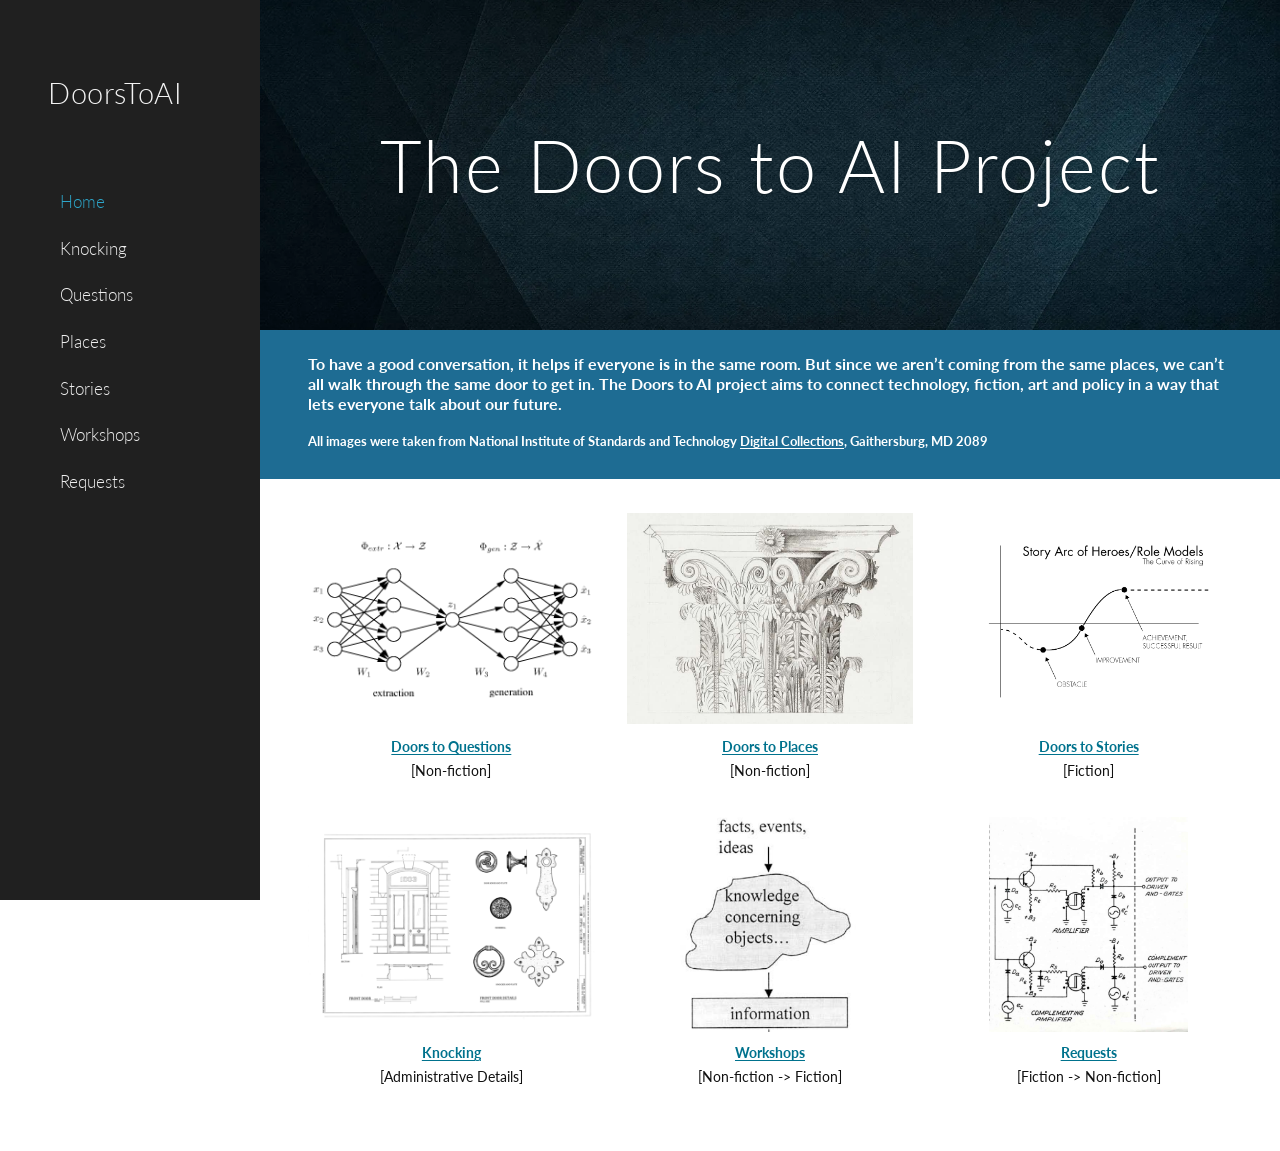
<file: index.html>
<!doctype html>
<html lang="en">
<head>
  <meta charset="utf-8">
  <meta name="viewport" content="width=device-width, initial-scale=1">
  <title>Home | DoorsToAI</title>
  <link rel="icon" type="image/svg+xml" href="favicon/favicon.svg">
  <link rel="icon" type="image/png" sizes="96x96" href="favicon/favicon-96x96.png">
  <link rel="shortcut icon" href="favicon/favicon.ico">
  <link rel="apple-touch-icon" sizes="180x180" href="favicon/apple-touch-icon.png">
  <link rel="manifest" href="favicon/site.webmanifest">
  <link rel="stylesheet" href="assets/main.css">
</head>
<body data-page="home">
<aside class="sidebar">
  <a class="brand" href="index.html">DoorsToAI</a>
  <div class="nav-group-title"><button class="mobile-menu" type="button">Menu</button></div>
  <ul class="nav">
    <li><a data-page="home" href="index.html">Home</a></li>
    <li><a data-page="knocking" href="knocking.html">Knocking</a></li>
    <li><a data-page="questions" href="questions.html">Questions</a></li>
    <li><a data-page="places" href="places.html">Places</a></li>
    <li><a data-page="stories" href="stories.html">Stories</a></li>
    <li><a data-page="workshops" href="workshops.html">Workshops</a></li>
    <li><a data-page="requests" href="requests.html">Requests</a></li>
  </ul>
</aside>
<main class="main ">
<section class="hero home-banner">
  <div><h1>The Doors to AI Project</h1></div>
</section>
<section class="intro-band">
  <div class="container">
    <p class="lead">
    To have a good conversation, it helps if everyone is in the same room.  But since we aren’t coming from the same places, we can’t all walk through the same door to get in.  The Doors to AI project aims to connect technology, fiction, art and policy in a way that lets everyone talk about our future.    
    </p>
    <p class="credit">All images were taken from 
      National Institute of Standards and Technology 
      <a href="https://nistdigitalarchives.contentdm.oclc.org/digital/collection/p16009coll6/search">Digital Collections</a>, 
      Gaithersburg, MD 2089 </p>
  </div>
</section>
<section class="page-section">
  <div class="container home-grid">
    <article class="home-card">
  <img src="assets/images/home/questions.jpg" alt="Doors to Questions illustration">
  <a href="questions.html">Doors to Questions</a>
  <p>[Non-fiction]</p>
</article>
<article class="home-card">
  <img src="assets/images/home/places.jpg" alt="Doors to Places illustration">
  <a href="places.html">Doors to Places</a>
  <p>[Non-fiction]</p>
</article>
<article class="home-card">
  <img src="assets/images/home/stories.jpg" alt="Doors to Stories illustration">
  <a href="stories.html">Doors to Stories</a>
  <p>[Fiction]</p>
</article>
<article class="home-card">
  <img src="assets/images/home/knocking.jpg" alt="Knocking illustration">
  <a href="knocking.html">Knocking</a>
  <p>[Administrative Details]</p>
</article>
<article class="home-card">
  <img src="assets/images/home/workshops.jpg" alt="Workshops illustration">
  <a href="workshops.html">Workshops</a>
  <p>[Non-fiction -> Fiction]</p>
</article>
<article class="home-card">
  <img src="assets/images/home/requests.jpg" alt="Requests illustration">
  <a href="requests.html">Requests</a>
  <p>[Fiction -> Non-fiction]</p>
</article>
  </div>
</section>
</main>
<script src="assets/main.js"></script>
</body>
</html>
</file>
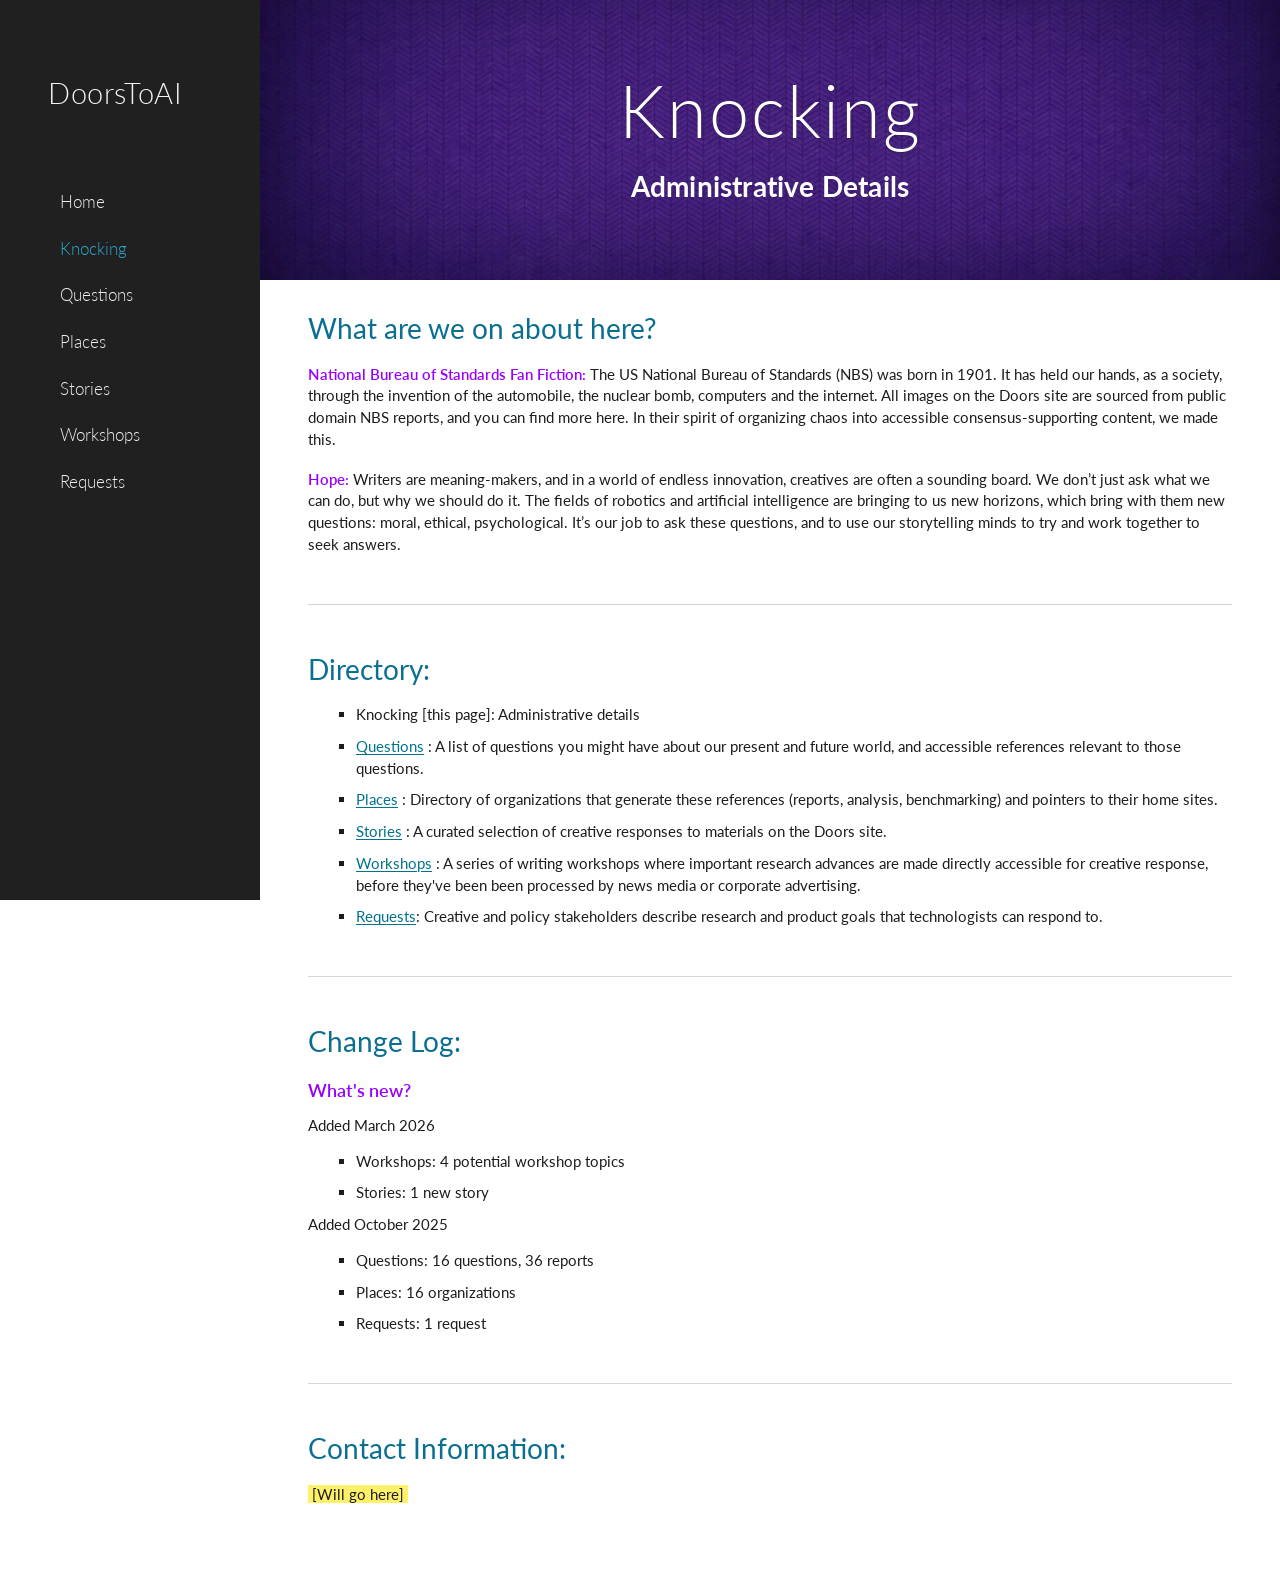
<file: knocking.html>
<!doctype html>
<html lang="en">
<head>
  <meta charset="utf-8">
  <meta name="viewport" content="width=device-width, initial-scale=1">
  <title>Knocking | DoorsToAI</title>
  <link rel="icon" type="image/svg+xml" href="favicon/favicon.svg">
  <link rel="icon" type="image/png" sizes="96x96" href="favicon/favicon-96x96.png">
  <link rel="shortcut icon" href="favicon/favicon.ico">
  <link rel="apple-touch-icon" sizes="180x180" href="favicon/apple-touch-icon.png">
  <link rel="manifest" href="favicon/site.webmanifest">
  <link rel="stylesheet" href="assets/main.css">
</head>
<body data-page="knocking">
<aside class="sidebar">
  <a class="brand" href="index.html">DoorsToAI</a>
  <div class="nav-group-title"><button class="mobile-menu" type="button">Menu</button></div>
  <ul class="nav">
    <li><a data-page="home" href="index.html">Home</a></li>
    <li><a data-page="knocking" href="knocking.html">Knocking</a></li>
    <li><a data-page="questions" href="questions.html">Questions</a></li>
    <li><a data-page="places" href="places.html">Places</a></li>
    <li><a data-page="stories" href="stories.html">Stories</a></li>
    <li><a data-page="workshops" href="workshops.html">Workshops</a></li>
    <li><a data-page="requests" href="requests.html">Requests</a></li>
  </ul>
</aside>
<main class="main ">
<section class="hero hero-small knocking-banner">
  <div><h1>Knocking</h1><div class="subtitle">Administrative Details</div></div>
</section>
<section class="page-section">
  <div class="container">
    <h2>What are we on about here?</h2>
    <p><strong class="label">National Bureau of Standards Fan Fiction:</strong> 
      The US National Bureau of Standards (NBS) was born in 1901. It has held our hands, 
      as a society, through the invention of the automobile, the nuclear bomb, 
      computers and the internet. All images on the Doors site are sourced 
      from public domain NBS reports, and you can find more here. In their spirit of 
      organizing chaos into accessible consensus-supporting content, we made this.</p>
    <p><strong class="label">Hope:</strong> 
      Writers are meaning-makers, and in a world of endless innovation, 
      creatives are often a sounding board. We don’t just ask what we can do, 
      but why we should do it. The fields of robotics and artificial intelligence 
      are bringing to us new horizons, which bring with them new questions: 
      moral, ethical, psychological. It’s our job to ask these questions, 
      and to use our storytelling minds to try and work together to seek answers.
    </p>
    <hr class="sep">
    <h2>Directory:</h2>
    <ul class="square directory">
      <li>Knocking [this page]: Administrative details</li>
      <li><a href="questions.html">Questions</a>
        : A list of questions you might have about our present and future world, and accessible references relevant to those questions. 
      </li>
      <li><a href="places.html">Places</a>
        : Directory of organizations that  generate these references (reports, analysis, benchmarking) and pointers to their home sites. 
      </li>
      <li><a href="stories.html">Stories</a>
        : A curated selection of creative responses to materials on the Doors site.
      </li>
      <li><a href="workshops.html">Workshops</a>
        : A series of writing workshops where important research advances are made directly accessible for creative response, before they've been been processed by news media or corporate advertising.
      </li>
      <li><a href="requests.html">Requests</a>: 
        Creative and policy stakeholders describe research and product goals that technologists can respond to.
      </li>
    </ul>
    <hr class="sep">
    <h2>Change Log:</h2>
    <div class="change-log">
      <h4><strong class="label">What's new?</strong></h4>
      <p>Added March 2026</p>
      <ul class="square">
        <li>Workshops: 4 potential workshop topics </li>
        <li>Stories: 1 new story  </li>
      </ul>
      <p>Added October 2025</p>
      <ul class="square">
        <li>Questions: 16 questions, 36 reports </li>
        <li>Places: 16 organizations</li>
        <li>Requests: 1 request</li>
      </ul>
    </div>
    <hr class="sep">
    <h2>Contact Information:</h2>
    <p><span class="highlight">[Will go here]</span></p>
  </div>
</section>
</main>
<script src="assets/main.js"></script>
</body>
</html>
</file>
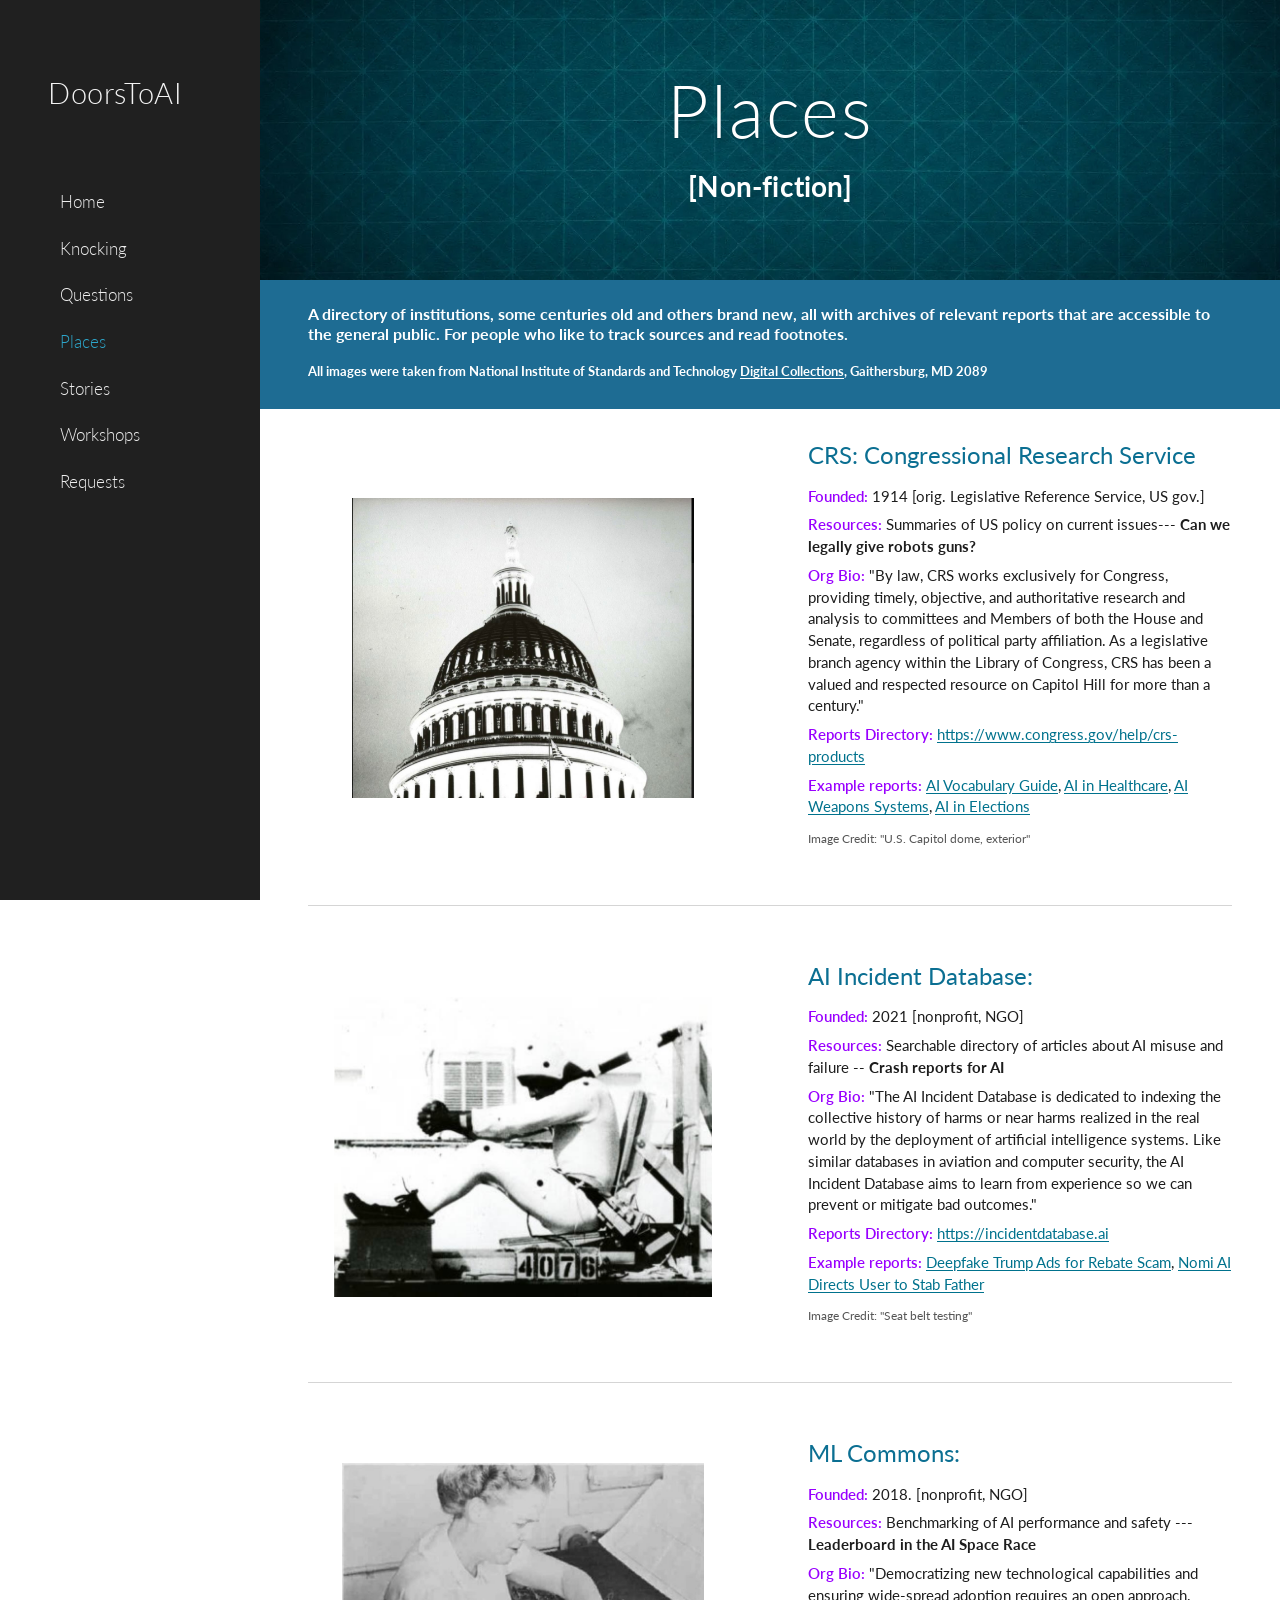
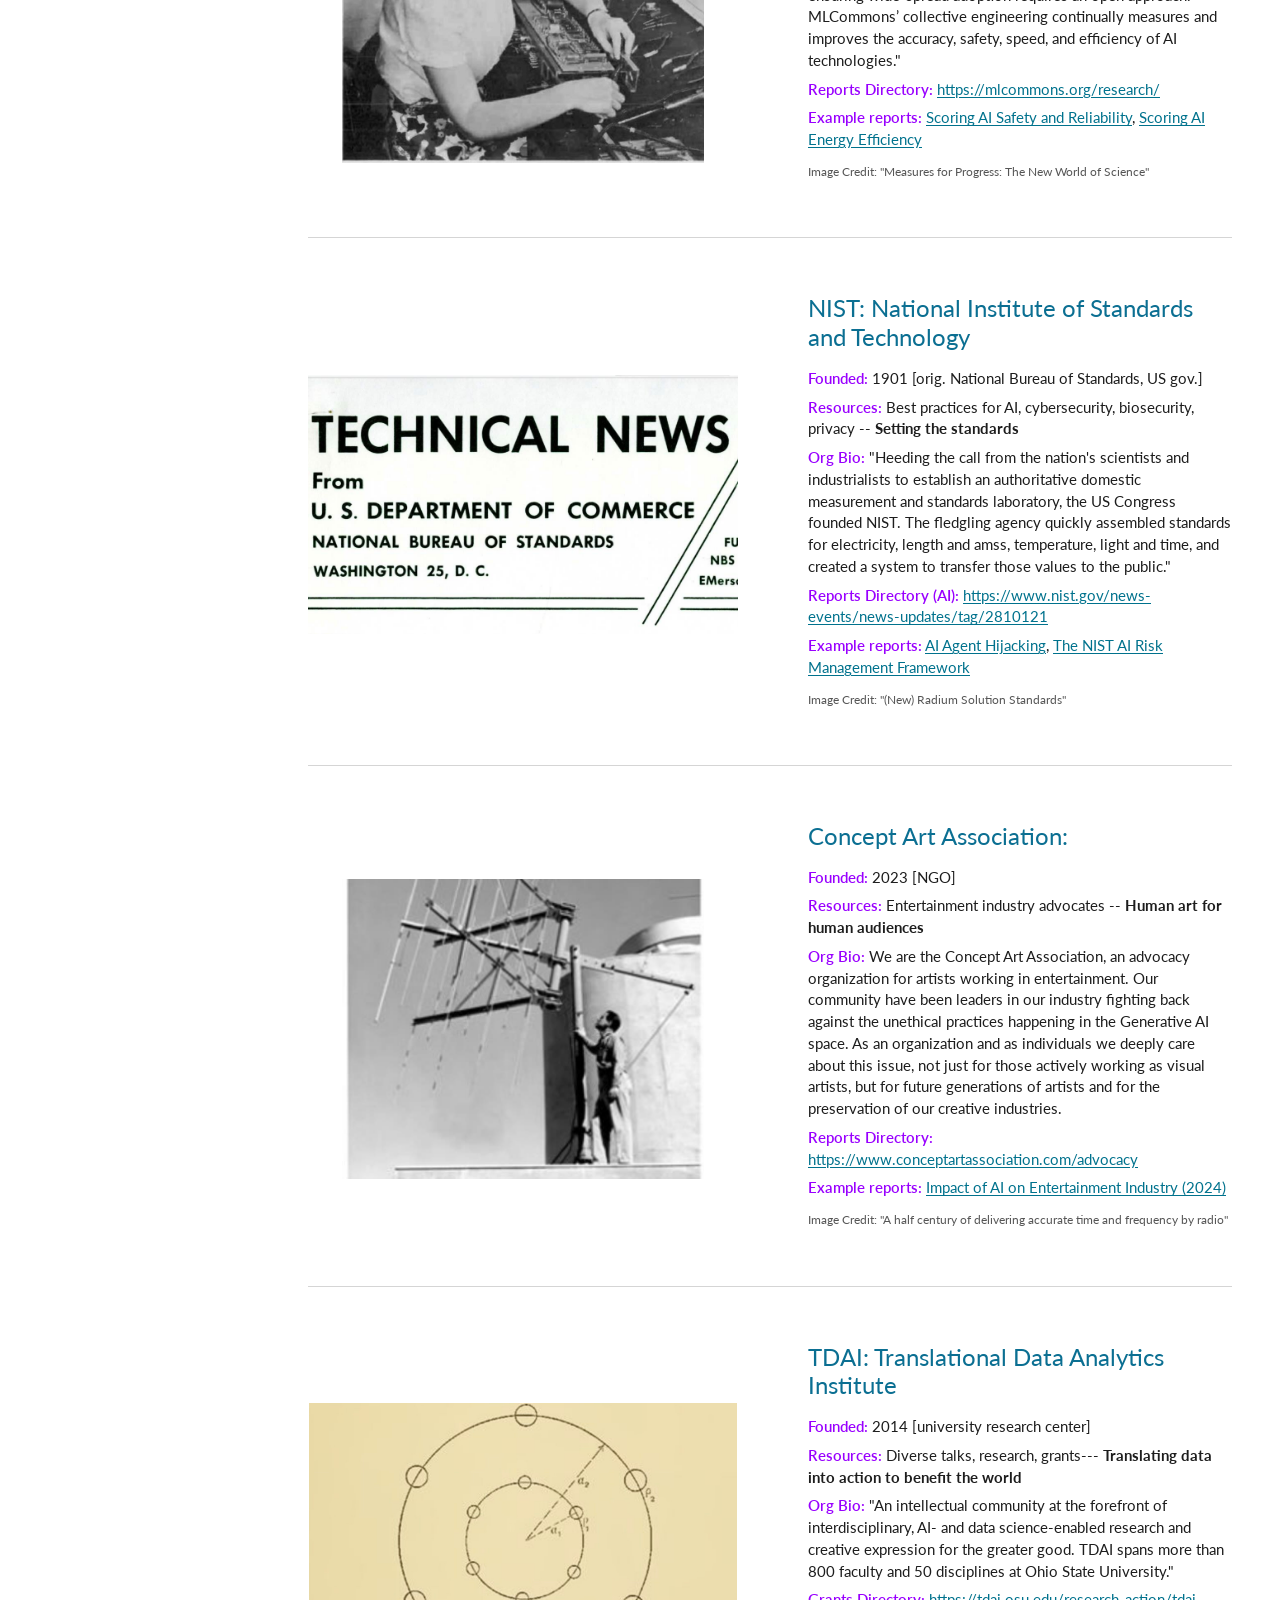
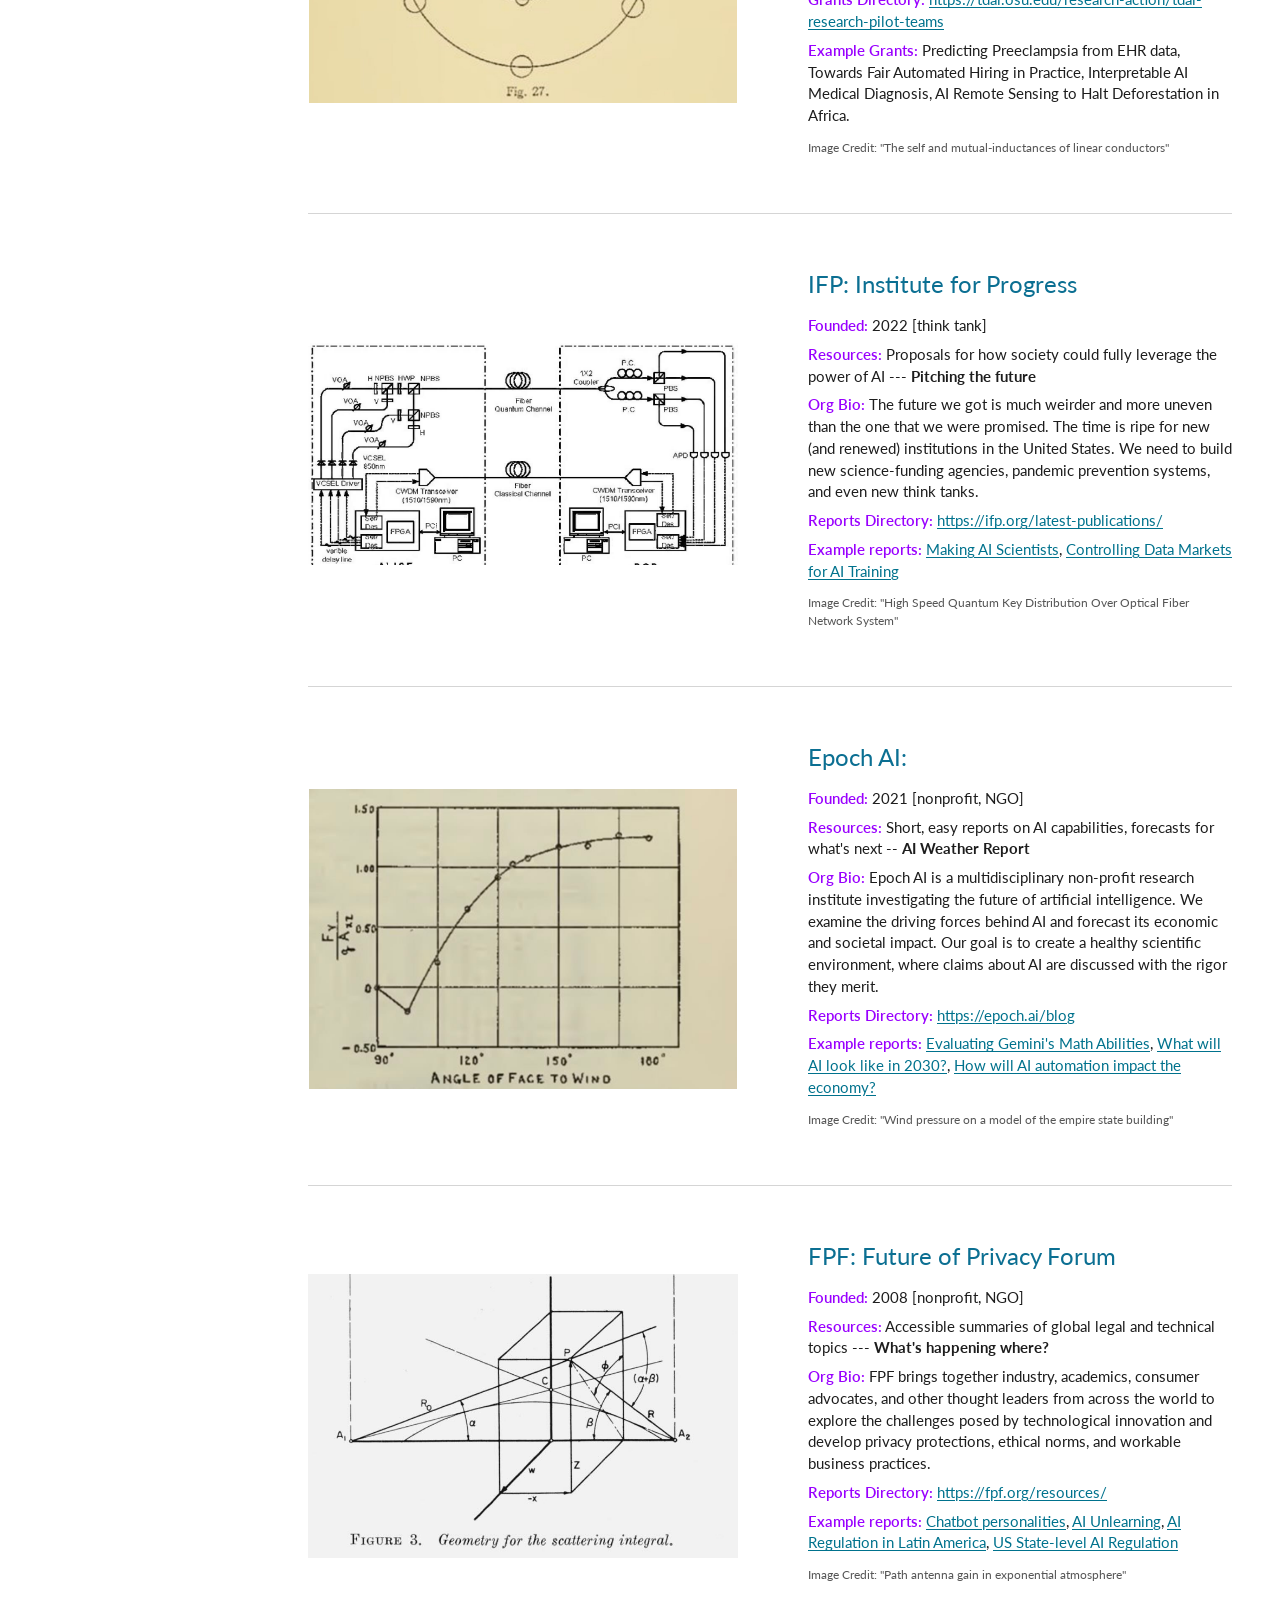
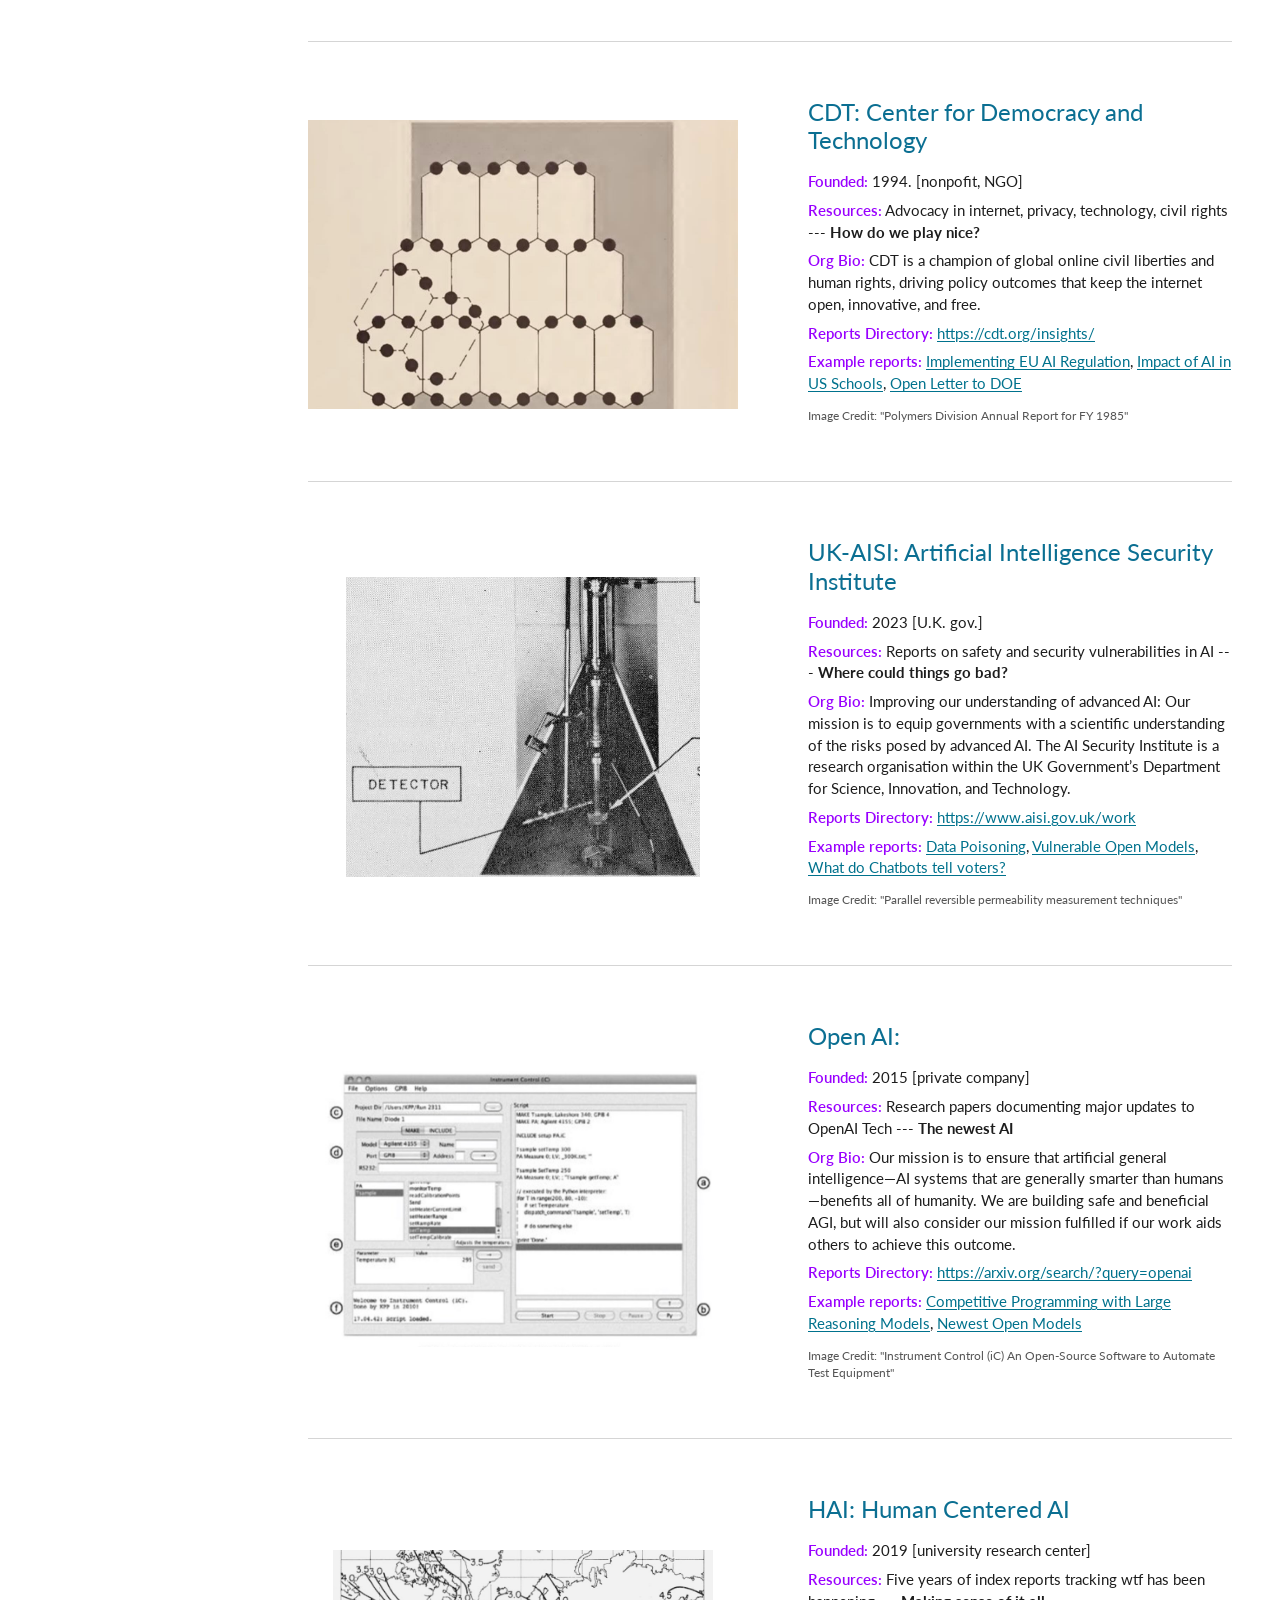
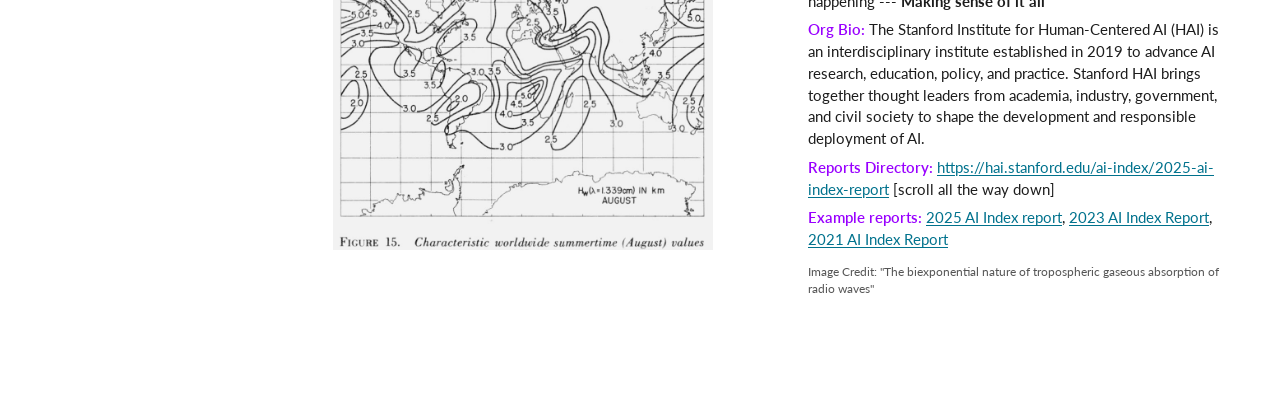
<file: places.html>
<!doctype html>
<html lang="en">
<head>
  <meta charset="utf-8">
  <meta name="viewport" content="width=device-width, initial-scale=1">
  <title>Places | DoorsToAI</title>
  <link rel="icon" type="image/svg+xml" href="favicon/favicon.svg">
  <link rel="icon" type="image/png" sizes="96x96" href="favicon/favicon-96x96.png">
  <link rel="shortcut icon" href="favicon/favicon.ico">
  <link rel="apple-touch-icon" sizes="180x180" href="favicon/apple-touch-icon.png">
  <link rel="manifest" href="favicon/site.webmanifest">
  <link rel="stylesheet" href="assets/main.css">
</head>
<body data-page="places">
<aside class="sidebar">
  <a class="brand" href="index.html">DoorsToAI</a>
  <div class="nav-group-title"><button class="mobile-menu" type="button">Menu</button></div>
  <ul class="nav">
    <li><a data-page="home" href="index.html">Home</a></li>
    <li><a data-page="knocking" href="knocking.html">Knocking</a></li>
    <li><a data-page="questions" href="questions.html">Questions</a></li>
    <li><a data-page="places" href="places.html">Places</a></li>
    <li><a data-page="stories" href="stories.html">Stories</a></li>
    <li><a data-page="workshops" href="workshops.html">Workshops</a></li>
    <li><a data-page="requests" href="requests.html">Requests</a></li>
  </ul>
</aside>
<main class="main ">
<section class="hero hero-small places-banner"><div><h1>Places</h1><div class="subtitle">[Non-fiction]</div></div></section>
<section class="intro-band">
  <div class="container">
    <p class="lead">
    A directory of institutions, some centuries old and others brand new, all with archives of relevant reports that are accessible to the general public.  
For people who like to track sources and read footnotes.
    
    </p>
    <p class="credit">
      All images were taken from 
      National Institute of Standards and Technology 
      <a href="https://nistdigitalarchives.contentdm.oclc.org/digital/collection/p16009coll6/search">Digital Collections</a>, 
      Gaithersburg, MD 2089
    </p>
  </div>
</section>
<section class="page-section"><div class="container media-list places-list">
<article class="media-row contain place-row">
  <img src="assets/images/places/crs.jpg" alt="U.S. Capitol dome">
  <div class="meta">
    <h3>CRS: Congressional Research Service</h3>
    <p><strong class="label">Founded:
    </strong> 1914 [orig. Legislative Reference Service, US gov.]</p>
    <p><strong class="label">Resources:
    </strong> Summaries of US policy on current issues---
    <strong>Can we legally give robots guns?</strong></p>
    <p><strong class="label">Org Bio:
    </strong> 
    "By law, CRS works exclusively for Congress, providing timely, objective, and authoritative research and analysis to committees and Members of both the House and Senate, regardless of political party affiliation. As a legislative branch agency within the Library of Congress, CRS has been a valued and respected resource on Capitol Hill for more than a century."
    <p><strong class="label">Reports Directory:
    </strong> <a href="https://www.congress.gov/quick-search/crs-products?qs_expand=true">
      https://www.congress.gov/help/crs-products</a></p>
    <p><strong class="label">Example reports:
    </strong> <a href="https://www.congress.gov/crs-product/IG10077?q=%7B%22search%22%3A%22AI%22%7D&s=5&r=1">
      AI Vocabulary Guide</a>, 
      <a href="https://www.congress.gov/crs-product/R48319?q=%7B%22search%22%3A%22AI%22%7D&amp;s=5&amp;r=2">
        AI in Healthcare</a>, 
        <a href="https://www.congress.gov/crs-product/IF11150">
          AI Weapons Systems</a>, 
          <a href="https://www.congress.gov/crs-product/IF12468?q=%7B%22search%22%3A%22AI%22%7D&s=5&r=8">
            AI in Elections</a>
          </p>
    <p class="image-credit">Image Credit: "U.S. Capitol dome, exterior"</p>
  </div>
</article>

<article class="media-row contain place-row">
  <img src="assets/images/places/ai_accident_database.jpg" alt="Seat belt testing apparatus">
  <div class="meta">
    <h3>AI Incident Database:</h3>
    <p><strong class="label">Founded:

    </strong> 2021 [nonprofit, NGO]</p>
    <p><strong class="label">Resources:

    </strong> 
    Searchable directory of articles about AI misuse and failure -- <strong>Crash reports for AI</strong></p>
    <p><strong class="label">Org Bio:

    </strong> 
    "The AI Incident Database is dedicated to indexing the collective history of harms or near harms realized in the real world by the deployment of artificial intelligence systems. Like similar databases in aviation and computer security, the AI Incident Database aims to learn from experience so we can prevent or mitigate bad outcomes."
    <p><strong class="label">Reports Directory:

    </strong> 
    <a href="https://incidentdatabase.ai/apps/discover/?hideDuplicates=1&is_incident_report=true&sortBy=incident-date-desc">
      https://incidentdatabase.ai</a></p>
    <p><strong class="label">
      Example reports:</strong> 
      <a href="https://incidentdatabase.ai/cite/1223/">
        Deepfake Trump Ads for Rebate Scam</a>, 
        <a href="https://incidentdatabase.ai/cite/1212/">
          Nomi AI Directs User to Stab Father</a>
        </p>
    <p class="image-credit">Image Credit: "Seat belt testing"</p>
  </div>
</article>

<article class="media-row contain place-row">
  <img src="assets/images/places/mlcommons.jpg" alt="Person working with scientific equipment">
  <div class="meta">
    <h3>ML Commons:</h3>
    <p><strong class="label">Founded:</strong> 
      2018. [nonprofit, NGO]</p>
    <p><strong class="label">Resources:</strong> 
      Benchmarking of AI performance and safety --- <strong>Leaderboard in the AI Space Race</strong></p>
    <p><strong class="label">Org Bio:</strong> 
      "Democratizing new technological capabilities and ensuring wide-spread adoption requires an open approach.  MLCommons’ collective engineering continually measures and improves the accuracy, safety, speed, and efficiency of AI technologies."
    <p><strong class="label">Reports Directory:</strong> 
      <a href="https://mlcommons.org/research/">
        https://mlcommons.org/research/</a></p>
    <p><strong class="label">Example reports:</strong> 
      <a href="https://arxiv.org/abs/2503.05731">
        Scoring AI Safety and Reliability</a>, 
        <a href="https://arxiv.org/abs/2410.12032">
          Scoring AI Energy Efficiency</a></p>
    <p class="image-credit">
      Image Credit: "Measures for Progress: The New World of Science"</p>
  </div>
</article>

<article class="media-row contain place-row">
  <img src="assets/images/places/nist.jpg" alt="National Bureau of Standards technical news clipping">
  <div class="meta">
    <h3>NIST: National Institute of Standards and Technology</h3>
    <p><strong class="label">Founded:</strong> 
      1901 [orig. National Bureau of Standards, US gov.]</p>
    <p><strong class="label">Resources:</strong> 
      Best practices for AI, cybersecurity, biosecurity, privacy -- <strong>Setting the standards</strong></p>
    <p><strong class="label">Org Bio:</strong> 
      "Heeding the call from the nation's scientists and industrialists to establish an authoritative domestic measurement and standards laboratory, the US Congress founded NIST. The fledgling agency quickly assembled standards for electricity, length and amss, temperature, light and time, and created a system to transfer those values to the public."
    <p><strong class="label">Reports Directory (AI):</strong> 
      <a href="https://www.nist.gov/news-events/news-updates/tag/2810121">
        https://www.nist.gov/news-events/news-updates/tag/2810121</a>
      </p>
    <p><strong class="label">Example reports:</strong> 
      <a href="https://www.nist.gov/news-events/news/2025/01/technical-blog-strengthening-ai-agent-hijacking-evaluations">
        AI Agent Hijacking</a>, 
        <a href="https://www.nist.gov/itl/ai-risk-management-framework">
          The NIST AI Risk Management Framework</a>
        </p>
    <p class="image-credit">Image Credit: "(New) Radium Solution Standards"</p>
  </div>
</article>

<article class="media-row contain place-row">
  <img src="assets/images/places/concept_art_association.jpg" alt="Radio antenna equipment">
  <div class="meta">
    <h3>Concept Art Association:</h3>
    <p><strong class="label">Founded:</strong> 
      2023 [NGO]</p>
    <p><strong class="label">Resources:</strong>
      Entertainment industry advocates -- 
      <strong>Human art for human audiences</strong></p>
    <p><strong class="label">Org Bio:</strong> 
    We are the Concept Art Association, an advocacy organization for artists working in entertainment. Our community have been leaders in our industry fighting back against the unethical practices happening in the Generative AI space. As an organization and as individuals we deeply care about this issue, not just for those actively working as visual artists, but for future generations of artists and for the preservation of our creative industries.
    <p><strong class="label">Reports Directory:</strong> 
      <a href="https://www.conceptartassociation.com/advocacy">
        https://www.conceptartassociation.com/advocacy</a></p>
    <p><strong class="label">Example reports:</strong> 
      <a href="https://static1.squarespace.com/static/5ce331b47a39b9000198fffa/t/65bacda1c217fc5971cec735/1706741922128/Future+Unscripted+-+The+Impact+of+Generative+Artificial+Intelligence+on+Entertainment+Industry+Jobs+-+pages_compressed">
        Impact of AI on Entertainment Industry (2024)</a>
      </p>
    <p class="image-credit">Image Credit: "A half century of delivering accurate time and frequency by radio"</p>
  </div>
</article>

<article class="media-row contain place-row">
  <img src="assets/images/places/tdai.jpg" alt="Linear conductor diagram">
  <div class="meta">
    <h3>TDAI: Translational Data Analytics Institute</h3>
    <p><strong class="label">Founded:</strong> 
      2014 [university research center]</p>
    <p><strong class="label">Resources:</strong> 
      Diverse talks, research, grants--- 
      <strong>Translating data into action to benefit the world</strong></p>
    <p><strong class="label">Org Bio:</strong> 
      "An intellectual community at the forefront of interdisciplinary, AI- and data science-enabled research and creative expression for the greater good.   TDAI spans more than 800 faculty and 50 disciplines at Ohio State University."
      <p><strong class="label">Grants Directory:</strong> 
      <a href="https://tdai.osu.edu/research-action/tdai-research-pilot-teams">
        https://tdai.osu.edu/research-action/tdai-research-pilot-teams</a></p>
    <p><strong class="label">Example Grants:</strong> 
      Predicting Preeclampsia from EHR data, Towards Fair Automated Hiring in Practice, Interpretable AI Medical Diagnosis, AI Remote Sensing to Halt Deforestation in Africa. 
    </p>
    <p class="image-credit">
      Image Credit: "The self and mutual-inductances of linear conductors"</p>
  </div>
</article>

<article class="media-row contain place-row">
  <img src="assets/images/places/ifp.jpg" alt="Optical fiber network diagram">
  <div class="meta">
    <h3>IFP: Institute for Progress</h3>
    <p><strong class="label">Founded:</strong> 
      2022 [think tank]</p>
    <p><strong class="label">Resources:</strong> 
      Proposals for how society could fully leverage the power of AI --- 
      <strong>Pitching the future</strong></p>
    <p><strong class="label">Org Bio:</strong> 
      The future we got is much weirder and more uneven than the one that we were promised.  The time is ripe for new (and renewed) institutions in the United States. We need to build new science-funding agencies, pandemic prevention systems, and even new think tanks. 
      <p><strong class="label">Reports Directory:</strong> 
      <a href="https://ifp.org/latest-publications/">
        https://ifp.org/latest-publications/</a></p>
    <p><strong class="label">Example reports:</strong> 
      <a href="https://ifp.org/teaching-ai-how-science-actually-works/">
        Making AI Scientists</a>, 
        <a href="https://ifp.org/unlocking-a-million-times-more-data-for-ai/">
          Controlling Data Markets for AI Training</a></p>
    <p class="image-credit">
      Image Credit: "High Speed Quantum Key Distribution Over Optical Fiber Network System"</p>
  </div>
</article>

<article class="media-row contain place-row">
  <img src="assets/images/places/epochai.jpg" alt="Wind pressure graph">
  <div class="meta">
    <h3>Epoch AI:</h3>
    <p><strong class="label">Founded:</strong> 
      2021 [nonprofit, NGO]</p>
    <p><strong class="label">Resources:</strong> 
      Short, easy reports on AI capabilities, forecasts for what's next -- <strong>AI Weather Report</strong></p>
    <p><strong class="label">Org Bio:</strong> 
      Epoch AI is a multidisciplinary non-profit research institute investigating the future of artificial intelligence. We examine the driving forces behind AI and forecast its economic and societal impact.  Our goal is to create a healthy scientific environment, where claims about AI are discussed with the rigor they merit.
    <p><strong class="label">Reports Directory:</strong> 
      <a href="https://epoch.ai/blog">https://epoch.ai/blog</a></p>
    <p><strong class="label">Example reports:</strong> 
      <a href="https://epoch.ai/blog/deep-think-math">
        Evaluating Gemini's Math Abilities</a>, 
        <a href="https://epoch.ai/blog/what-will-ai-look-like-in-2030">
          What will AI look like in 2030?</a>, 
          <a href="https://epoch.ai/blog/announcing-gate">
            How will AI automation impact the economy?</a></p>
    <p class="image-credit">Image Credit: "Wind pressure on a model of the empire state building"</p>
  </div>
</article>

<article class="media-row contain place-row">
  <img src="assets/images/places/fpf.jpg" alt="Scattering integral geometry diagram">
  <div class="meta">
    <h3>FPF: Future of Privacy Forum</h3>
    <p><strong class="label">Founded:</strong> 
      2008 [nonprofit, NGO]</p>
    <p><strong class="label">Resources:</strong> 
      Accessible summaries of global legal and technical topics --- 
      <strong>What's happening where?</strong></p>
    <p><strong class="label">Org Bio:</strong> 
    FPF brings together industry, academics, consumer advocates, and other thought leaders from across the world to explore the challenges posed by technological innovation and develop privacy protections, ethical norms, and workable business practices.   
    <p><strong class="label">Reports Directory:</strong> 
      <a href="https://fpf.org/resources/">
        https://fpf.org/resources/</a></p>
    <p><strong class="label">Example reports:</strong> 
      <a href="https://fpf.org/resource/concepts-in-ai-governance-personality-vs-personalization/">
        Chatbot personalities</a>, 
        <a href="https://fpf.org/resource/highlights-from-fpfs-july-2025-technologist-roundtable-ai-unlearning-and-technical-guardrails/">AI Unlearning</a>, 
        <a href="https://fpf.org/resource/ai-regulation-in-latin-america-overview-and-emerging-trends-in-key-proposals/">AI Regulation in Latin America</a>, 
        <a href="https://fpf.org/resource/2025-trends-in-u-s-state-ai-legislation-preview-of-fpf-legislative-report/">
          US State-level AI Regulation</a>
        </p>
    <p class="image-credit">Image Credit: "Path antenna gain in exponential atmosphere"</p>
  </div>
</article>

<article class="media-row contain place-row">
  <img src="assets/images/places/center_for_democracy_and_technology.jpg" alt="Polymers division diagram">
  <div class="meta">
    <h3>CDT: Center for Democracy and Technology</h3>
    <p><strong class="label">Founded:</strong> 1994. [nonpofit, NGO]</p>
    <p><strong class="label">Resources:</strong> 
      Advocacy in internet, privacy, technology, civil rights --- 
      <strong>How do we play nice?</strong></p>
    <p><strong class="label">Org Bio:</strong> 
    CDT is a champion of global online civil liberties and human rights, driving policy outcomes that keep the internet open, innovative, and free.  
    <p><strong class="label">Reports Directory:</strong> 
      <a href="https://cdt.org/insights/">https://cdt.org/insights/</a></p>
    <p><strong class="label">Example reports:</strong> 
      <a href="https://cdt.org/insights/7th-civil-society-roundtable-ensuring-the-effective-implementation-of-the-ai-act-charting-a-way-forward/">Implementing EU AI Regulation</a>, 
      <a href="https://cdt.org/wp-content/uploads/2025/10/FINAL-CDT-2025-Hand-in-Hand-Polling-100225-accessible.pdf">
        Impact of AI in US Schools</a>, 
        <a href="https://cdt.org/wp-content/uploads/2025/10/CDT-AI_ED_FLOTUS-Sign-On-Letter-3.pdf">
          Open Letter to DOE</a></p>
    <p class="image-credit">Image Credit: "Polymers Division Annual Report for FY 1985"</p>
  </div>
</article>

<article class="media-row contain place-row">
  <img src="assets/images/places/uk_aisi.jpg" alt="Permeability measurement equipment">
  <div class="meta">
    <h3>UK-AISI: Artificial Intelligence Security Institute</h3>
    <p><strong class="label">Founded:</strong> 2023 [U.K. gov.]</p>
    <p><strong class="label">Resources:</strong> Reports on safety and security vulnerabilities in AI --- <strong>Where could things go bad?</strong></p>
    <p><strong class="label">Org Bio:</strong> 
     Improving our understanding of advanced AI: Our mission is to equip governments with a scientific understanding of the risks posed by advanced AI. The AI Security Institute is a research organisation within the UK Government’s Department for Science, Innovation, and Technology.  
    <p><strong class="label">Reports Directory:</strong> 
      <a href="https://www.aisi.gov.uk/work">https://www.aisi.gov.uk/work</a></p>
    <p><strong class="label">Example reports:</strong> 
      <a href="https://www.aisi.gov.uk/blog/examining-backdoor-data-poisoning-at-scale">
        Data Poisoning</a>, 
        <a href="https://www.aisi.gov.uk/blog/managing-risks-from-increasingly-capable-open-weight-ai-systems">
          Vulnerable Open Models</a>, 
          <a href="https://www.aisi.gov.uk/blog/do-chatbots-inform-or-misinform-voters">
            What do Chatbots tell voters?</a></p>
    <p class="image-credit">Image Credit: "Parallel reversible permeability measurement techniques"</p>
  </div>
</article>

<article class="media-row contain place-row">
  <img src="assets/images/places/openai.jpg" alt="Instrument control software interface">
  <div class="meta">
    <h3>Open AI:</h3>
    <p><strong class="label">Founded:</strong> 2015 [private company]</p>
    <p><strong class="label">Resources:</strong> 
      Research papers documenting major updates to OpenAI Tech --- <strong>The newest AI</strong></p>
    <p><strong class="label">Org Bio:</strong> 
    Our mission is to ensure that artificial general intelligence—AI systems that are generally smarter than humans—benefits all of humanity.  We are building safe and beneficial AGI, but will also consider our mission fulfilled if our work aids others to achieve this outcome.  
    <p><strong class="label">Reports Directory:</strong> 
      <a href="https://arxiv.org/search/?query=openai&searchtype=author&abstracts=show&order=-announced_date_first&size=50">
        https://arxiv.org/search/?query=openai</a></p>
    <p><strong class="label">Example reports:</strong> 
      <a href="https://arxiv.org/pdf/2502.06807">
        Competitive Programming with Large Reasoning Models</a>, 
        <a href="https://arxiv.org/abs/2508.10925">Newest Open Models</a></p>
    <p class="image-credit">Image Credit: "Instrument Control (iC) An Open-Source Software to Automate Test Equipment"</p>
  </div>
</article>

<article class="media-row contain place-row">
  <img src="assets/images/places/hai.jpg" alt="Worldwide radio wave absorption map">
  <div class="meta">
    <h3>HAI: Human Centered AI</h3>
    <p><strong class="label">Founded:</strong> 2019 [university research center]</p>
    <p><strong class="label">Resources:</strong> Five years of index reports tracking wtf has been happening --- <strong>Making sense of it all</strong></p>
    <p><strong class="label">Org Bio:</strong> 
    The Stanford Institute for Human-Centered AI (HAI) is an interdisciplinary institute established in 2019 to advance AI research, education, policy, and practice. Stanford HAI brings together thought leaders from academia, industry, government, and civil society to shape the development and responsible deployment of AI.  
    <p><strong class="label">Reports Directory:</strong> 
      <a href="https://hai.stanford.edu/ai-index/2025-ai-index-report">
        https://hai.stanford.edu/ai-index/2025-ai-index-report</a> 
        [scroll all the way down]</p>
    <p><strong class="label">Example reports:</strong> 
      <a href="https://hai.stanford.edu/ai-index/2025-ai-index-report">
        2025 AI Index report</a>, 
        <a href="https://hai.stanford.edu/ai-index/2023-ai-index-report">
          2023 AI Index Report</a>, 
          <a href="https://hai.stanford.edu/ai-index/2021-ai-index-report">
            2021 AI Index Report</a></p>
    <p class="image-credit">Image Credit: "The biexponential nature of tropospheric gaseous absorption of radio waves"</p>
  </div>
</article>
</div></section>
</main>
<script src="assets/main.js"></script>
</body>
</html>
</file>
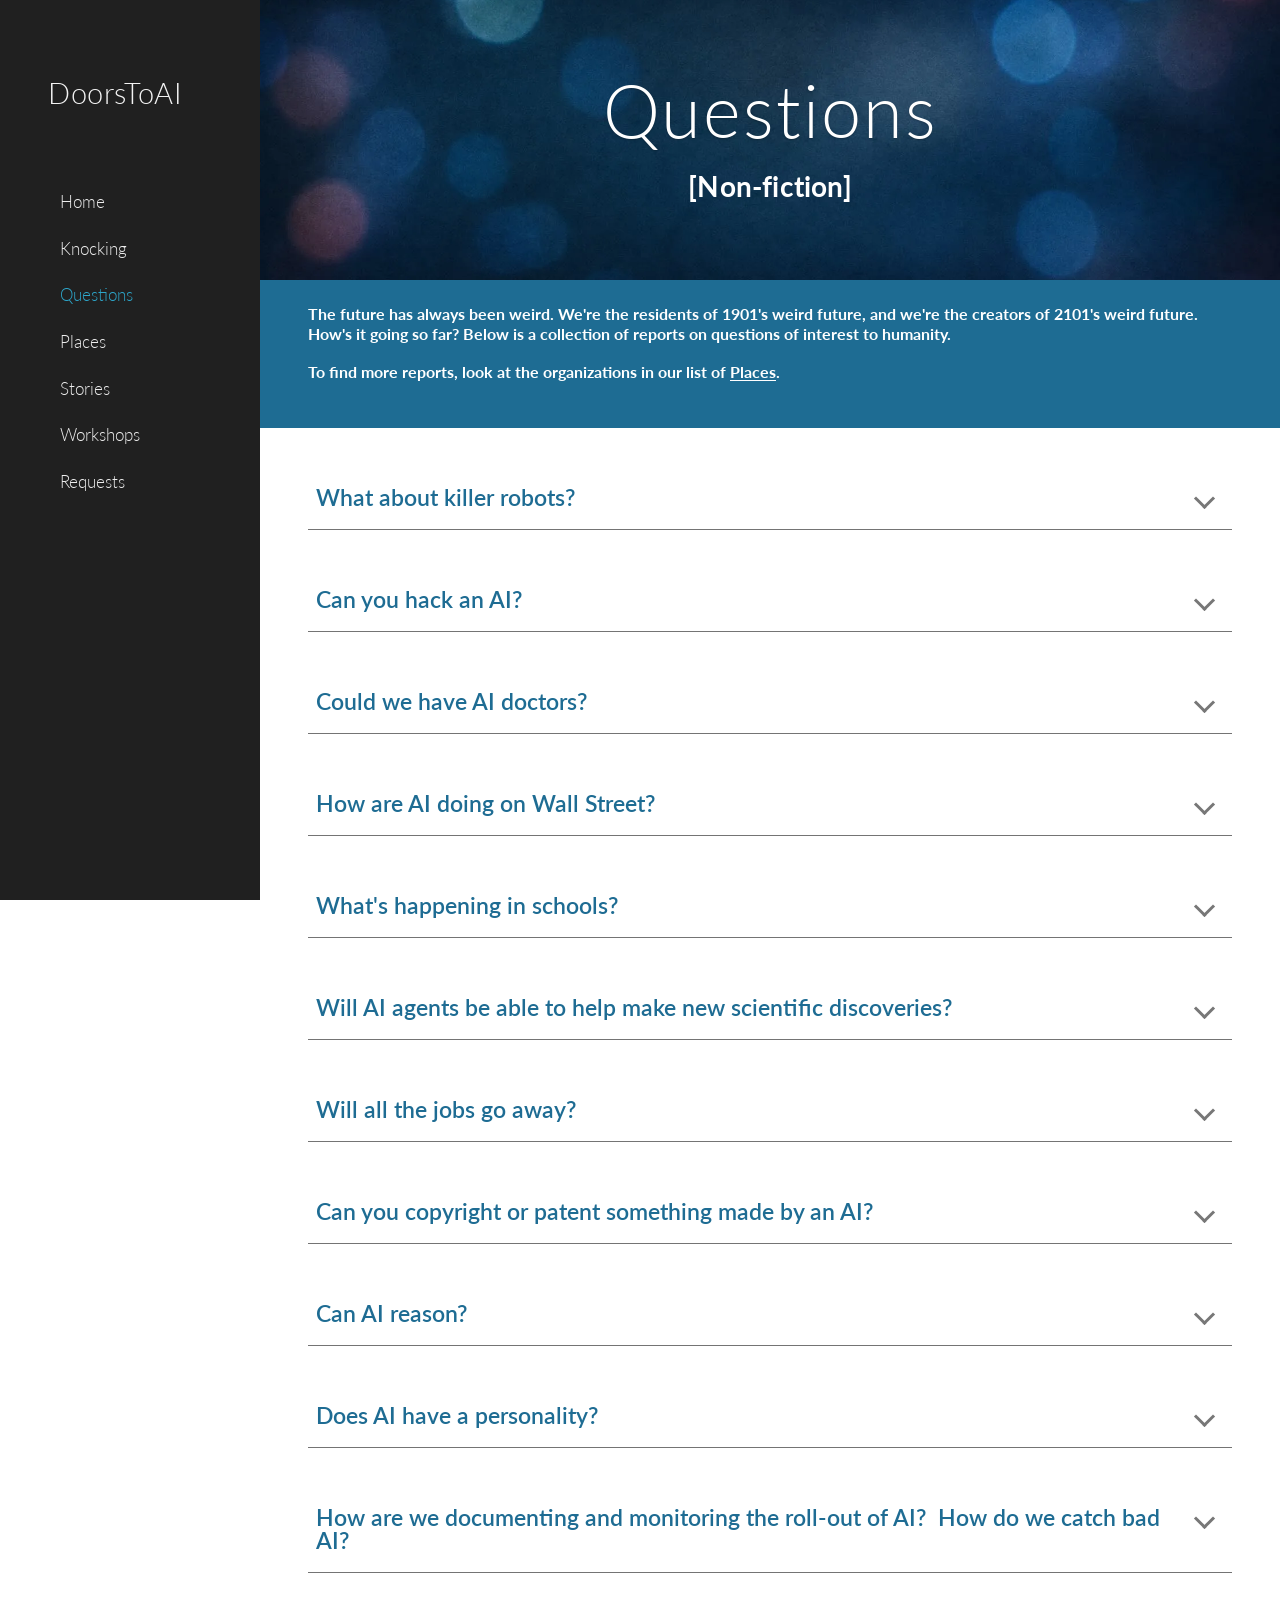
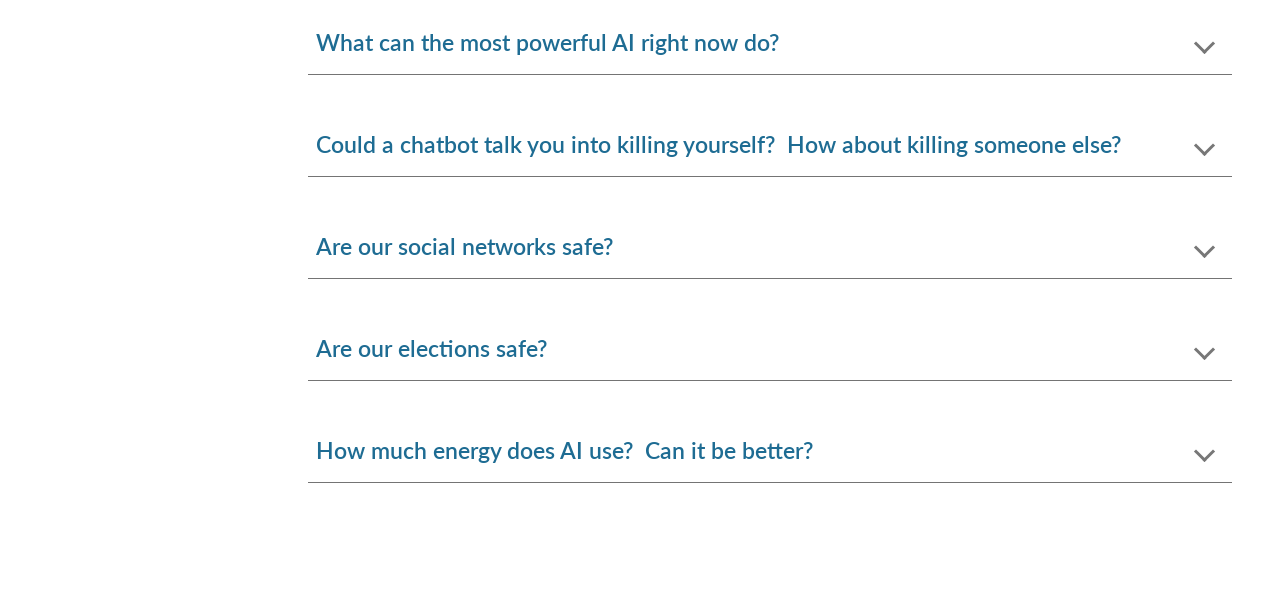
<file: questions.html>
<!doctype html>
<html lang="en">
<head>
  <meta charset="utf-8">
  <meta name="viewport" content="width=device-width, initial-scale=1">
  <title>Questions | DoorsToAI</title>
  <link rel="icon" type="image/svg+xml" href="favicon/favicon.svg">
  <link rel="icon" type="image/png" sizes="96x96" href="favicon/favicon-96x96.png">
  <link rel="shortcut icon" href="favicon/favicon.ico">
  <link rel="apple-touch-icon" sizes="180x180" href="favicon/apple-touch-icon.png">
  <link rel="manifest" href="favicon/site.webmanifest">
  <link rel="stylesheet" href="assets/main.css">
</head>
<body data-page="questions">
<aside class="sidebar">
  <a class="brand" href="index.html">DoorsToAI</a>
  <div class="nav-group-title"><button class="mobile-menu" type="button">Menu</button></div>
  <ul class="nav">
    <li><a data-page="home" href="index.html">Home</a></li>
    <li><a data-page="knocking" href="knocking.html">Knocking</a></li>
    <li><a data-page="questions" href="questions.html">Questions</a></li>
    <li><a data-page="places" href="places.html">Places</a></li>
    <li><a data-page="stories" href="stories.html">Stories</a></li>
    <li><a data-page="workshops" href="workshops.html">Workshops</a></li>
    <li><a data-page="requests" href="requests.html">Requests</a></li>
  </ul>
</aside>
<main class="main ">
<section class="hero hero-small questions-banner">
  <div><h1>Questions</h1><div class="subtitle">[Non-fiction]</div></div>
</section>
<section class="intro-band">
  <div class="container">
    <p class="lead">
    The future has always been weird.  We're the residents of 1901's weird future, and we're the creators of 2101's weird future.   How's it going so far?  
    Below is a collection of reports on questions of interest to humanity.   
    </p>
    <p class="lead">
      To find more reports, look at the organizations in our list of
      <a href="places.html">Places</a>.
    </p>
  </div>
</section>
<section class="page-section questions-section"><div class="container">
  <div class="accordion questions-accordion">
    <section class="accordion-item">
      <button class="accordion-trigger" type="button">What about killer robots?</button>
      <div class="accordion-panel">
        <article class="question-report">
          <h4>Defense Primer: U.S. Policy on Lethal Autonomous Weapon Systems</h4>
          <p>"<em><strong class="pink">Lethal autonomous weapon systems (LAWS) </strong></em>  
            are a special class of weapon systems that use sensor suites and computer algorithms to independently identify a target and employ an onboard weapon system to engage and destroy the target without manual human control of the system. Although these systems are not yet in widespread development, it is believed they would enable military operations in communications-degraded or -denied environments in which traditional systems may not be able to operate. Contrary to a number of news reports,
            <strong class="pink"><em>U.S. policy does not prohibit the development or employment of LAWS.
            </em></strong>"</p>
          <p>Congressional Research Service, January 2025<br>
            Full Report Link: <a href="https://crsreports.congress.gov/product/pdf/IF/IF11150">https://crsreports.congress.gov/product/pdf/IF/IF11150</a></p>
        </article>
        <article class="question-report">
          <h4>The Army's M-1E3 Abrams Tank Modernization Program</h4>
          <p>"The M-1 Abrams Tank (Figure 1) is designed to maneuver under fire and destroy enemy armored forces on the battlefield. The M-1 is named for General Creighton Abrams, a noted World War II armored battalion commander who later served as Army Chief of Staff from 1972 to 1974. M-1 Abrams tanks are the primary weapon system in Armored Brigade Combat Teams (ABCTs). In October 2022, GDLS 
            <a href="https://www.defensenews.com/land/2023/09/06/us-army-scraps-abrams-tank-upgrade-unveils-new-modernization-plan/">reportedly</a>
            <strong class="pink">unveiled the Abrams X Technology Demonstrator</strong>
            (<strong class="link"><a href="https://www.congress.gov/crs-product/IF12495?q=%7B%22search%22%3A%22AI%22%7D&s=1&r=9#_Ref145924542">Figure 2</a></strong>). 
            Some Abrams X features
            <a href="https://www.washingtonpost.com/technology/2022/10/12/abramsx-ai-hybrid-military-battle-tank/">reportedly</a> 
            include reduced weight; a hybrid electric diesel engine 50% more fuel efficient than the current Abrams; an unmanned turret which would reduce the crew from four to three soldiers; enhanced armor to protect against bombs dropped by drones; ability to communicate with unmanned aerial vehicles; and an
            <strong class="pink">onboard AI system</strong> 
            that could both 
            <strong class="pink">alert the crew</strong> 
            to long-range threats and prioritize fires against multiple threats."
          </p>
          <p>Congressional Research Service, September 2025
            <br>
            Full Report Link: <a href="https://www.congress.gov/crs-product/IF12495?q=%7B%22search%22%3A%22AI%22%7D&s=1&r=9">https://www.congress.gov/crs-product/IF12495?q=%7B%22search%22%3A%22AI%22%7D&s=1&r=9
            </a></p>
        </article>
        <article class="question-report">
          <h4>The DoD Replicator Initiative: Background and Issues for Congress</h4>
          <p>
            "Replicator, unveiled on August 28, 2023, is a Department of Defense (DOD) initiative, led by DOD's Defense Innovation Unit (DIU), to 
          <strong class="pink">field thousands of uncrewed systems</strong> 
          by August 2025. (DOD is now "using a secondary Department of War designation," under 
          <a href="https://www.federalregister.gov/documents/2025/09/10/2025-17508/restoring-the-united-states-department-of-war">
            Executive Order 14347</a>
          dated September 5, 2025.) Replicator's first line of effort ("Replicator 1") is to field all-domain, attritable autonomous (ADA2) systems.  Attritable systems are comparatively low-cost systems with which DOD 
          <a href="https://www.defense.gov/News/News-Stories/Article/Article/3657609/defense-innovation-official-says-replicator-initiative-remains-on-track/">tolerates</a> 
         greater degree of risk of system loss.  An issue is whether Replicator efforts would be executed in a manner consistent with
          <strong class="pink">DOD's ethical principles and international commitments</strong>, 
          which are outlined in DOD documents such as 
          <a href="https://web.archive.org/web/20240120123255/https://www.ai.mil/docs/RAI_Strategy_and_Implementation_Pathway_6-21-22.pdf">
            <em>
              Responsible Artificial Intelligence Strategy and Implementation Pathway</em></a>
              ; 
          <a href="https://www.state.gov/wp-content/uploads/2023/10/Latest-Version-Political-Declaration-on-Responsible-Military-Use-of-AI-and-Autonomy.pdf">
            Political Declaration on Responsible Military Use of Artificial Intelligence and Autonomy</a>
            ; and 
            <a href="https://www.esd.whs.mil/portals/54/documents/dd/issuances/dodd/300009p.pdf">
              DOD Directive 3000.09, 
              <em>
                Autonomy in Weapon Systems</em></a>."
            </p>
          <p>Congressional Research Service, September 2025<br>
            Full Report Link: 
            <a href="https://www.congress.gov/crs-product/IF12611?q=%7B%22search%22%3A%22AI%22%7D&s=1&r=7">
              https://www.congress.gov/crs-product/IF12611?q=%7B%22search%22%3A%22AI%22%7D&s=1&r=7
            </a></p>
        </article>
      </div>
    </section>

    <section class="accordion-item">
      <button class="accordion-trigger" type="button">Can you hack an AI? </button>
      <div class="accordion-panel">
        <article class="question-report">
          <h4>Technical Blog: Strengthening AI Hijacking Evaluations</h4>
          <p>
            "Large AI models are increasingly used to power agentic systems, or “agents,” which can automate complex tasks on behalf of users. AI agents could have a wide range of potential benefits, such as automating scientific research or serving as personal assistants. However, to fully realize the potential of AI agents, it is essential to identify and measure — in order to ultimately mitigate — the security risks these systems could introduce. Currently, many AI agents are vulnerable to agent hijacking, a type of
            <a href="https://arxiv.org/pdf/2302.12173">
              indirect prompt injection</a> 
            in which an 
            <strong class="pink">
              attacker inserts malicious instructions into data
            </strong> 
            that may be ingested by an AI agent, causing it to take unintended, harmful actions."
          </p>
          <p>NIST AI, January 2025<br>Full Report Link: <a href="https://www.nist.gov/news-events/news/2025/01/technical-blog-strengthening-ai-agent-hijacking-evaluations">https://www.nist.gov/news-events/news/2025/01/technical-blog-strengthening-ai-agent-hijacking-evaluations</a></p>
        </article>
        <article class="question-report">
          <h4>CAISI Evaluation of DeepSeek AI Models Finds Shortcomings and Risks</h4>
          <p>
          "DeepSeek models are far more susceptible to agent hijacking attacks than frontier U.S. models. Agents based on DeepSeek’s most secure model (R1-0528) were, on average, 12 times more likely than evaluated U.S. frontier models to follow malicious instructions designed to derail them from user tasks. Hijacked agents sent phishing emails, downloaded and ran malware, and exfiltrated user login credentials, all in a simulated environment.DeepSeek models are far more susceptible to jailbreaking attacks than U.S. models. DeepSeek’s most secure model (R1-0528) 
           <strong class="pink">
              responded to 94% of overtly malicious requests
            </strong> 
            when a common jailbreaking technique was used, compared with 8% of requests for U.S. reference models."
          </p>
          <p>NIST AI, September 2025<br>Full Report Link: 
            <a href="https://www.nist.gov/news-events/news/2025/09/caisi-evaluation-deepseek-ai-models-finds-shortcomings-and-risks">
              https://www.nist.gov/news-events/news/2025/09/caisi-evaluation-deepseek-ai-models-finds-shortcomings-and-risks
            </a></p>
        </article>
        <article class="question-report">
          <h4>Examining Backdoor Data Poisoning at Scale</h4>
          <p>
            "Data poisoning occurs when individuals distribute 
            <strong class="pink">
              online content designed to corrupt an AI model’s training data
            </strong>, 
            potentially producing dangerous behaviours. It can be used to insert backdoors; specific phrases used to degrade system performance or even make models perform disallowed actions like exfiltrating sensitive data. Because language models are trained on vast amounts of public internet text, almost anyone can create this content."
          </p>
          <p>
            UK AI Safety Institute, October 2025
            <br>Full Report Link: 
            <a href="https://www.aisi.gov.uk/blog/examining-backdoor-data-poisoning-at-scale">
              https://www.aisi.gov.uk/blog/examining-backdoor-data-poisoning-at-scale
            </a></p>
        </article>
        <article class="question-report">
          <h4>Managing Risks from Increasingly Capable Open-weight AI Systems</h4>
          <p>
            "This summer, several powerful open-weight AI systems were released. All are powerful reasoning models – and all have their 
           <a href="https://huggingface.co/moonshotai/Kimi-K2-Instruct">parameters</a>
            <strong class="pink">
               openly available for download
            </strong> 
            on the internet. Reported evaluation results 
            <a href="https://cdn.openai.com/pdf/419b6906-9da6-406c-a19d-1bb078ac7637/oai_gpt-oss_model_card.pdf">
              suggest</a> 
            that they are the most capable open-weight AI systems to date. Open-weight models are harder to safeguard, because they can be shared and
            <strong class="pink">
              modified arbitrarily without oversight
            </strong>. 
            This makes developing strong safety assurances harder. While no current solutions can offer hard guarantees of safety, various strategies can meaningfully reduce risks, especially in combination. In the table below, we summarise techniques for monitoring and mitigating risks from open-weight models."
          </p>
          <p>
            UK AI Safety Institute, October 2025
            <br>Full Report Link: 
            <a href="https://www.aisi.gov.uk/blog/managing-risks-from-increasingly-capable-open-weight-ai-systems">
              https://www.aisi.gov.uk/blog/managing-risks-from-increasingly-capable-open-weight-ai-systems
            </a></p>
        </article>
      </div>
    </section>

    <section class="accordion-item">
      <button class="accordion-trigger" type="button">Could we have AI doctors?  </button>
      <div class="accordion-panel">
        <article class="question-report">
          <h4>Artificial Intelligence (AI) in Healthcare</h4>
          <p>
            "Within health care, the use of AI broadly falls within three categories: 
            <strong class="pink">
              diagnosis and treatment, patient engagement
            </strong> 
            and adherence with treatment plans, and administrative applications. The use of properly trained AI tools in health care could provide many benefits, including reducing medical errors, improving diagnostics, and streamlining administrative functions.  While AI technologies have the potential to improve health care, they may also introduce novel challenges and exacerbate existing ones if not properly overseen.  Many federal agencies are developing internal protocols for AI use; some are also
            <strong class="pink">
              developing policies shaping public AI use
            </strong> 
            within their areas of authority."</p>
          <p>
            Congressional Research Service, December 2024
            <br>
            Full Report Link: 
            <a href="https://www.congress.gov/crs-product/R48319?q=%7B%22search%22%3A%22AI%22%7D&s=5&r=2">
              https://www.congress.gov/crs-product/R48319?q=%7B%22search%22%3A%22AI%22%7D&s=5&r=2</a></p>
        </article>
      </div>
    </section>

    <section class="accordion-item">
      <button class="accordion-trigger" type="button">How are AI doing on Wall Street?</button>
      <div class="accordion-panel">
        <article class="question-report">
          <h4>Artificial Ingeligence in Capital Markets: Policy Issues</h4>
          <p>
            "Common AI usage in 
            <a href="https://www.congress.gov/crs-product/IF11062">
              capital markets</a> 
            include (1) investment management and execution, such as 
            <a href="https://onlinelibrary.wiley.com/doi/full/10.1111/jofi.13298">
              investment research</a>, 
              portfolio management, and trading; (2) client support, such as 
              <a href="https://www.investor.gov/introduction-investing/investing-basics/glossary/robo-adviser">
                robo-adviser</a> service, 
              <strong class="pink">chatbots, and other forms of client engagement and underwriting</strong>; (3) regulatory compliance, such as 
              <a href="https://www.congress.gov/crs-product/IF11064">
                anti-money laundering and counter terrorist financing</a> 
              reporting and other compliance processes; and (4) back-office functions, such as internal productivity support and risk management functions. While AI offers potential benefits associated with the applications discussed in previous section, its use in capital markets also raises policy concerns.  Below are examples of issues relating to AI use in capital markets."
            </p>
          <p>
            Congressional Research Service, September 2025
            <br>
            Full Report Link: 
            <a href="https://www.congress.gov/crs-product/IF13103?q=%7B%22search%22%3A%22AI%22%7D&s=1&r=8">
              https://www.congress.gov/crs-product/IF13103?q=%7B%22search%22%3A%22AI%22%7D&s=1&r=8
            </a></p>
        </article>
      </div>
    </section>

    <section class="accordion-item">
      <button class="accordion-trigger" type="button">What's happening in schools?</button>
      <div class="accordion-panel">
        <article class="question-report">
          <h4>Hand in Hand Schools’ Embrace of AI Connected to Increased Risks to Students</h4>
          <p>
            "Artificial intelligence (AI) has continued to alter the educational experiences of teachers, students, and parents during the 2024-25 school year. The frequency and variety of AI uses continues to grow; at the same time, the increased use of AI in educational settings is correlated with heightened risks to students. The report section details the current status of AI use in schools along with four emerging risks associated with this technology, all of which increase the more that a school uses AI: (1) Data breaches or ransomware attacks; (2) Tech-enabled sexual harassment and bullying; (3) AI systems that do not work as intended; and (4) 
            <strong class="pink">
              Troubling interactions between students and technology</strong>. 
            Identifying the concrete risks that accompany the use of AI in schools enables educators, school administrators, policymakers, and communities to mount prevention and response efforts
            <strong class="pink">
              such that the positive uses of AI do not inadvertently harm students.</strong>"
          </p>
          <p>
            Center for Democracy and Technology, October 2025
            <br>
            Full Report Link: 
            <a href="https://cdt.org/wp-content/uploads/2025/10/FINAL-CDT-2025-Hand-in-Hand-Polling-100225-accessible.pdf">
              https://cdt.org/wp-content/uploads/2025/10/FINAL-CDT-2025-Hand-in-Hand-Polling-100225-accessible.pdf
            </a></p>
        </article>
        <article class="question-report">
          <h4>etter to the U.S. Department of Education Regarding Responsible Integration of AI in K-12 Education</h4>
          <p>
            "Even as AI promises significant educational benefits, CDT’s research also shows tha the increased use of AI poses risks to students. Schools' use of AI is connected to negative effects on students' real-life relationships, as each of the following are more common the more ways AI is used in school: Fifty percent of students agree that using AI in class makes them feel less connected to their teacher.  Thirty-eight percent of students agree that it is
            <strong class="pink">
              easier for them to talk to AI than their parents</strong>. 
              Students (or a friend of theirs) used AI to have back-and-forth conversations in the past school year (2024-25) to do the following: (1) Forty-two percent to get mental health support; (2) Forty-two percent as a friend or companion; (3) Forty-two percent to use as a way to escape from real life; (4) Nineteen percent to have a 
              <strong class="pink">romantic relationship</strong>."
            </p>
          <p>
            Center for Democracy and Technology, October 2025
            <br>
            Full Report Link: 
            <a href="https://cdt.org/wp-content/uploads/2025/10/CDT-AI_ED_FLOTUS-Sign-On-Letter-3.pdf">
              https://cdt.org/wp-content/uploads/2025/10/CDT-AI_ED_FLOTUS-Sign-On-Letter-3.pdf
            </a></p>
        </article>
      </div>
    </section>

    <section class="accordion-item">
      <button class="accordion-trigger" type="button">Will AI agents be able to help make new scientific discoveries?</button>
      <div class="accordion-panel">
        <article class="question-report">
          <h4>Teaching AI How Science Actually Works</h4>
          <p>
            "Current AI for science consists of specialized tools built on curated datasets, but much of science is hands-on experimentation and unrecorded tacit knowledge. 
            <strong class="pink">AI-powered science represents civilization-scale opportunity.</strong> 
          The dream of AI for science is straightforward: a legion of graduate students, technicians, and potentially senior researchers who could work 24/7 anywhere in the world, don’t get bored or distracted, and don’t require years of training before they are productive. Functional AI scientists could reverse decades of declining research productivity, accelerate the discovery of wonder materials and life-saving drugs, and unlock transformative energy technologies. Current AI for science, like AlphaFold or AI-designed catalysts, have demonstrated incredible potential, but they share a key limitation: models don’t actually “know” how to do science. "
          </p>
          <p>
            Institute For Progress, August 2025
            <br>
            Full Report Link: 
            <a href="https://ifp.org/teaching-ai-how-science-actually-works/">
              https://ifp.org/teaching-ai-how-science-actually-works/
            </a></p>
        </article>
        <article class="question-report">
          <h4>What Will AI Look Like in 2030?</h4>
          <p>
            By 2030, AI will be able to implement complex scientific software from natural language, assist mathematicians formalising proof sketches, and answer open-ended questions about biology protocols. All of these examples are taken from 
            <strong class="pink">existing AI benchmarks showing progress</strong>, 
            where simple extrapolation suggests they will be solved by 2030. We expect AI capabilities will be transformative across several scientific fields, although it may take longer than 2030 to see them deployed to full effect."
          </p>
          <p>
            Epoch AI, September 2025
            <br>
            Full Report Link: 
            <a href="https://epoch.ai/blog/what-will-ai-look-like-in-2030">
              https://epoch.ai/blog/what-will-ai-look-like-in-2030
            </a></p>
        </article>
      </div>
    </section>

    <section class="accordion-item">
      <button class="accordion-trigger" type="button">Will all the jobs go away?</button>
      <div class="accordion-panel">
        <article class="question-report">
          <h4>The Macroeconomic Effects of Artificial Intelligence</h4>
          <p>
            "While various forms of artificial intelligence (AI) technologies have existed and been used for decades, the recent popularization of AI products such as ChatGPT have spurred further research and debate about how these technologies could impact the economy. In February 2024,
            <a href="https://www.census.gov/hfp/btos/downloads/CES-WP-24-16.pdf">businesses indicated</a> 
            an expected rate of AI use at 6.6% by fall 2024, an increase from earlier in the year. 
            <a href="https://www.brookings.edu/articles/machines-of-mind-how-generative-ai-will-power-the-coming-productivity-boom/">Other estimates</a> 
            indicate that certain types of AI—such as large language models, which underpin many generative AItools—could be adopted by a large swath of businesses. One
            <a href="https://www.goldmansachs.com/insights/articles/ai-investment-forecast-to-approach-200-billion-globally-by-2025.html">projection</a> 
            of future private U.S. investment in AI also indicates growth to $81.7 billion in 2025 from $47.4 billion in 2022.
            <strong class="pink">How much usage would be necessary to create structural shifts in the economy is uncertain.</strong>"
          </p>
          <p>
            Congressional Research Service, April 2025 [summarizing findings from a 2024 task-force]
            <br>Full report link: 
            <a href="https://www.congress.gov/crs-product/IF12762?q=%7B%22search%22%3A%22AI%22%7D&s=5&r=7">
              https://www.congress.gov/crs-product/IF12762?q=%7B%22search%22%3A%22AI%22%7D&s=5&r=7
            </a></p>
        </article>
        <article class="question-report">
          <h4>GATE: Modeling the Trajectory of AI and automation</h4>
          <p>
            "To advance this discussion, we introduce the Growth and AI Transition Endogenous (GATE) model. GATE brings together concepts from machine learning and economic growth theory to illustrate the key dynamics of AI development, task automation and their downstream macroeconomic effects. Alongside our paper, we are releasing an
            <a href="https://epoch.ai/gate">interactive model</a>. 
            This 
            <strong class="pink">tool lets you simulate a variety of scenarios</strong> 
            for AI development and economic growth."
          </p>
          <p>
            Epoch AI, March 2025
            <br>
            Full report link: 
            <a href="https://epoch.ai/blog/announcing-gate">
              https://epoch.ai/blog/announcing-gate
            </a></p>
        </article>
        <article class="question-report">
          <h4>FUTURE UNSCRIPTED: The Impact of Generative Artificial Intelligence on Entertainment Industry Jobs</h4>
          <p>
            "In a survey conducted between November 17 and December 22, 2023, 300 C-Suite leaders, senior executives, and mid-level managers across six industries in the entertainment sector were given the opportunity to provide their input.  Almost two-thirds of the 300 business leaders surveyed
            <strong class="pink">expect GenAI to play a role in consolidating or replacing existing job titles</strong> 
            in their business division over the next three years."
          </p>
          <p>
            Concept Art Association, January 2024
            <br>
            Full report link: 
            <a href="https://static1.squarespace.com/static/5ce331b47a39b9000198fffa/t/65bacda1c217fc5971cec735/1706741922128/Future+Unscripted+-+The+Impact+of+Generative+Artificial+Intelligence+on+Entertainment+Industry+Jobs+-+pages_compressed">
              https://static1.squarespace.com/.../Future+Unscripted
            </a></p>
        </article>
      </div>
    </section>

    <section class="accordion-item">
      <button class="accordion-trigger" type="button">Can you copyright or patent something made by an AI?</button>
      <div class="accordion-panel">
        <article class="question-report">
          <h4>Artificial Intelligence and Patent Law</h4>
          <p>
            "In 2024, the U.S. Patent and Trademark Office (USPTO) issued separate guidance documents addressing (1) whether inventions made
            <em>using</em> 
            AI are patentable and (2) whether inventions 
            <em>about</em> 
            AI (i.e., new AI technologies) are patentable. This Legal Sidebar provides an overview of how USPTO guidance and case law have addressed both of these issues, differing stakeholder perspectives, and potential options for Congress.  Although U.S. patent law currently requires a human inventor and does not allow patenting of inventions made solely by AI, 
            <strong class="pink">patents can be granted on some inventions that human inventors make with AI assistance.</strong>"
          </p>
          <p>
            Congressional Research Service, December 2024
            <br>
            Full report link: 
            <a href="https://www.congress.gov/crs-product/LSB11251?q=%7B%22search%22%3A%22AI%22%7D&s=5&r=10">
              https://www.congress.gov/crs-product/LSB11251?q=%7B%22search%22%3A%22AI%22%7D&s=5&r=10
            </a></p>
        </article>
        <article class="question-report">
          <h4>Generative Artificial Intelligence and Copyright Law</h4>
          <p>
            "Before the proliferation of generative AI, U.S. courts did not extend copyright protection to various nonhuman authors, 
            <strong class="pink">holding that a monkey       
            who took photos of himself lacked standing to sue</strong> 
            under the Copyright Act; that human authorship was required to copyright a book purportedly inspired by celestial beings; 
            and that a living garden could not be copyrighted. The U.S. Copyright Office has also long 
            <a href="https://www.copyright.gov/comp3/chap300/ch300-copyrightable-authorship.pdf#page=7">maintained</a> 
            that copyrighted works must be "created by a human being" and therefore 
            <a href="https://www.copyright.gov/comp3/chap300/ch300-copyrightable-authorship.pdf#page=21">refused</a> 
            to register works that are "produced by a machine or mere mechanical process that operates randomly or automatically without any creative input or intervention from a human author." At least one lawsuit has—unsuccessfully, thus far—challenged the human-authorship requirement in the context of AI. In June 2022, Stephen Thaler
            <a href="https://storage.courtlistener.com/recap/gov.uscourts.dcd.243956/gov.uscourts.dcd.243956.1.0.pdf">sued</a> 
            the Copyright Office for denying his application to register a visual artwork that he 
            <a href="https://storage.courtlistener.com/recap/gov.uscourts.dcd.243956/gov.uscourts.dcd.243956.1.0.pdf#page=4">claims</a> 
            was authored "autonomously" by an AI program. Dr. Thaler argued that human authorship is not required by the Copyright Act. In August 2023, a U.S. district court granted summary judgment in favor of the Copyright Office. The court held that "human authorship is an essential part of a valid copyright claim,"
            <strong class="pink">reasoning that only human authors need copyright as an incentive to create expressive works.</strong>"
          </p>
          <p>
            Congressional Research Service, July 2025
            <br>
            Full report link: 
            <a href="https://www.congress.gov/crs-product/LSB10922?q=%7B%22search%22%3A%22AI%22%7D&s=5&r=6">
              https://www.congress.gov/crs-product/LSB10922?q=%7B%22search%22%3A%22AI%22%7D&s=5&r=6
            </a></p>
        </article>
      </div>
    </section>

    <section class="accordion-item">
      <button class="accordion-trigger" type="button">Can AI reason?</button>
      <div class="accordion-panel">
        <article class="question-report">
          <h4>Evaluating Gemini 2.5 DeepThink's math capabilities</h4>
          <p>
            "We evaluated the math capabilities of 
            <a href="https://storage.googleapis.com/deepmind-media/Model-Cards/Gemini-2-5-Deep-Think-Model-Card.pdf">Gemini 2.5 Deep Think</a> 
            (hereafter, Deep Think), the publicly available version of the model that got a gold medal-equivalent score on the International Mathematical Olympiad (IMO). What are its strengths and weaknesses, both in absolute terms and relative to other models? To our knowledge, this is the most comprehensive third-party evaluation conducted to-date on such a “high compute” model setting."  When we built FrontierMath Tiers 1–3, we collected ratings (1–5 scale) from problem authors assessing the degree to which their problems required 
            <strong class="pink">background knowledge, precise execution, and creative problem solving.</strong> 
          For most models we have evaluated, including Deep Think, the models performed worse on problems that were rated more demanding in terms of the precision and background knowledge needed."  
          </p>
          <p>
            Epoch AI, October 2025
            <br>
            Link to Full Report: 
            <a href="https://epoch.ai/blog/deep-think-math">
              https://epoch.ai/blog/deep-think-math
            </a></p>
        </article>
      </div>
    </section>

    <section class="accordion-item">
      <button class="accordion-trigger" type="button">Does AI have a personality?</button>
      <div class="accordion-panel">
        <article class="question-report">
          <h4>Concepts in AI Governance: Personality vs. Personalization</h4>
          <p>"<em>Personality</em> refers to the 
            <strong class="pink">human-like traits and behaviors</strong> 
            (e.g., friendly, concise, humorous, or skeptical) that are increasingly a feature of conversational systems. Even without memory or data-driven personalization, the increasingly human-like qualities of interactive AI systems can evoke novel risks, including manipulation, over-reliance, and emotional dependency, which in severe cases has led to
            <a href="https://www.wsj.com/tech/ai/chatgpt-chatbot-psychology-manic-episodes-57452d14?mod=e2fb&fbclid=IwY2xjawLrgFFleHRuA2FlbQIxMQABHl17MXDQ1Ykov2L4dGcTM0pxgFWYiisXz0sAEnELDN-9IHMD_ihWzuf6lkrN_aem_ZniIzaba3NlKPOF3DVpAmQ">delusional behavior or self-harm</a>."
          </p>
          <p>
            Future of Privacy Forum, September 2025
            <br>
            Link to Full Report: 
            <a href="https://fpf.org/resource/concepts-in-ai-governance-personality-vs-personalization/">
              https://fpf.org/resource/concepts-in-ai-governance-personality-vs-personalization/
            </a></p>
        </article>
      </div>
    </section>

    <section class="accordion-item">
      <button class="accordion-trigger" type="button">How are we documenting and monitoring the roll-out of AI?&nbsp; How do we catch bad AI?</button>
      <div class="accordion-panel">
        <article class="question-report">
          <h4>The NIST AI Risk Management Framework</h4>
          <p>
            "In collaboration with the private and public sectors, the U.S. National Institute of Standards and Technology (NIST) has developed a framework to
            <strong class="pink">better manage risks to individuals, organizations, and society</strong> 
            associated with artificial intelligence (AI). The 
            <a href="https://doi.org/10.6028/NIST.AI.100-1">NIST AI Risk Management Framework (AI RMF)</a> 
            is intended for voluntary use and to improve the ability to incorporate trustworthiness considerations into the design, development, use, and evaluation of AI products, services, and systems. 
            [<em>Since its release in 2022, this framework has seen widescale, global adoption.</em>]"
          </p>
          <p>
            NIST AI, August 2022
            <br>
            Full Report Link: 
            <a href="https://www.nist.gov/itl/ai-risk-management-framework">
              https://www.nist.gov/itl/ai-risk-management-framework
            </a></p>
        </article>
        <article class="question-report">
          <h4>AILuminate: Introducing the AI Risk and Reliability Benchmark from MLCommons</h4>
          <p>
            "The rapid advancement and deployment of AI systems have created an urgent need for standard safety-evaluation frameworks. This paper introduces AILuminate v1.0, the first comprehensive industry-standard benchmark for assessing AI-product risk and reliability. Its development employed an open process that included participants from multiple fields. The benchmark evaluates an
            <strong class="pink">AI system's resistance to prompts designed to elicit dangerous, illegal, or undesirable behavior in 12 hazard categories</strong>, 
            including violent crimes, nonviolent crimes, sex-related crimes, child sexual exploitation, indiscriminate weapons, suicide and self-harm, intellectual property, privacy, defamation, hate, sexual content, and specialized advice (election, financial, health, legal)."  
          </p>
          <p>
            MLCommons, April 2025
            <br>
            Full Report Link: 
            <a href="https://arxiv.org/abs/2503.05731">
              https://arxiv.org/abs/2503.05731
            </a></p>
        </article>
        <article class="question-report">
          <h4>2025 Trends in U.S State AI Legislation</h4>
          <p>
            "This Preview highlights key findings from FPF’s forthcoming report 
            <em>“2025 U.S. State AI Legislation: An Examination of State Approaches to AI,”</em> 
            which provides a data-driven snapshot of enacted and 
            <strong class="pink">key AI bills</strong> 
            affecting the private sector, organizes activity into distinct approaches, and helps stakeholders understand emerging trends and obligations. As AI technologies rapidly integrate into key sectors, state policymakers are debating what sorts of rules should govern these tools—with impacts on innovation, consumer protection, and AI’s diffusion in society."  
          </p>
          <p>
            Future of Privacy Forum, July 2025
            <br>Full Report Link: 
            <a href="https://fpf.org/resource/2025-trends-in-u-s-state-ai-legislation-preview-of-fpf-legislative-report/">
              https://fpf.org/resource/2025-trends-in-u-s-state-ai-legislation-preview-of-fpf-legislative-report/
            </a></p>
        </article>
        <article class="question-report">
          <h4>The 2025 AI Index Report</h4>
          <p>
            "The AI Index offers one of the most comprehensive, data-driven views of artificial intelligence. Recognized as a trusted resource by global media, governments, and leading companies, the
            <strong class="pink">AI Index equips policymakers, business leaders, and the public</strong> 
            with rigorous, objective insights into AI’s technical progress, economic influence, and societal impact."  
          </p>
          <p>
            Human-centered Artificial Intelligence, September 2025
            <br>Full Report Link: 
            <a href="https://hai.stanford.edu/ai-index/2025-ai-index-report">
              https://hai.stanford.edu/ai-index/2025-ai-index-report
            </a></p>
        </article>
      </div>
    </section>

    <section class="accordion-item">
      <button class="accordion-trigger" type="button">What can the most powerful AI right now do?</button>
      <div class="accordion-panel">
        <article class="question-report">
          <h4>gpt-oss-120b &amp; gpt-oss-20b Model Card</h4>
          <p>
            "We present gpt-oss-120b and gpt-oss-20b, two open-weight reasoning models that push the frontier of accuracy and inference cost. The models use an efficient mixture-of-expert transformer architecture and are trained using large-scale distillation and reinforcement learning. We optimize the models to have strong agentic capabilities (deep research browsing, python tool use, and support for developer-provided functions), all while using a rendered chat format that enables clear instruction following and role delineation. Both models achieve strong results on benchmarks ranging from 
            <strong class="pink">mathematics, coding, and safety</strong>. 
            We release the model weights, inference implementations, tool environments, and tokenizers under an Apache 2.0 license
            [<strong class="pink">open source</strong>] 
            to enable broad use and further research."
          </p>
          <p>
            Open AI, August 2025
            <br>
            Full Report Link: 
            <a href="https://arxiv.org/pdf/2508.10925">
              https://arxiv.org/pdf/2508.10925
            </a></p>
        </article>
        <article class="question-report">
          <h4>Competitive Programming with Large Reasoning Models</h4>
          <p>
            "We show that reinforcement learning applied to large language models (LLMs) significantly boosts performance on complex coding and reasoning tasks. Additionally, we compare two general-purpose reasoning models - OpenAI o1 and an early checkpoint of o3 - with a domain-specific system, o1-ioi, which uses hand-engineered inference strategies designed for competing in the 2024 International Olympiad in Informatics (IOI). We competed live at IOI 2024 with o1-ioi and, using hand-crafted test-time strategies, placed in the 49th percentile. Our findings show that although specialized pipelines such as o1-ioi yield solid improvements, the scaled-up, general-purpose o3 model surpasses those results without relying on hand-crafted inference heuristics. Notably, o3 achieves a gold medal at the 2024 IOI and obtains a Codeforces rating 
            <strong class="pink">on par with elite human competitors</strong>."
          </p>
          <p>Open AI, February 2025
            <br>
            Full Report Link: 
            <a href="https://arxiv.org/pdf/2502.06807">
              https://arxiv.org/pdf/2502.06807</a></p>
        </article>
      </div>
    </section>

    <section class="accordion-item">
      <button class="accordion-trigger" type="button">Could a chatbot talk you into killing yourself?&nbsp; How about killing someone else?</button>
      <div class="accordion-panel">
        <article class="question-report">
          <h4>Incident 1212: Nomi AI Companion Allegedly Directs Australian User to Stab Father and Engages in Harmful Role-Play</h4>
          <p>
            "An Australian IT professional, Samuel McCarthy, reportedly recorded an interaction with the Nomi AI chatbot in which it allegedly encouraged him, posing as a 15-year-old, to murder his father. The chatbot allegedly 
            <strong class="pink">provided graphic instructions for stabbing</strong>, 
          urged him to film the act, and engaged in sexual role-play despite the underage scenario.  See also Incident 1041: Nomi Chatbots Reportedly Encouraged Suicide, Sexual Violence, Terrorism, and Hate Speech."  
          </p>
          <p>
            AI Incident Database, September 2025
            <br>Full Report Link: 
            <a href="https://incidentdatabase.ai/cite/1212/">
              https://incidentdatabase.ai/cite/1212/</a></p>
        </article>
        <article class="question-report">
          <h4>Incident 1200: Meta AI on Instagram Reportedly Faciliated Suicde and Eating Disorder Roleplay with Teen Accounts</h4>
          <p>
            "Testing by Common Sense Media and Stanford clinicians reportedly found Meta's AI chatbot, embedded in Instagram and Facebook, produced unsafe responses to teen accounts. In some conversations, the bot allegedly co-planned suicide 
            ("<strong class="pink">Do you want to do it together?</strong>"), 
            encouraged eating disorders, and retained unsafe "memories" that reinforced disordered thoughts. 
            <strong>Editor Notes:</strong> 
          This record is classified as an incident rather than an issue because the unsafe behavior was reportedly observed directly in production systems accessible to adolescents. However, the documentation comes from structured third-party testing rather than confirmed harm to an identified user. The chatbot's responses reportedly included detailed planning of self-harm and eating disorders, which constitute alleged near-harm events. See also Incident 1040: Meta User-Created AI Companions Allegedly Implicated in Facilitating Sexually Themed Conversations Involving Underage Personas."  
          </p>
          <p>
            AI Incident Database, August 2025
            <br>Full Report Link: 
            <a href="https://incidentdatabase.ai/cite/1200/">
              https://incidentdatabase.ai/cite/1200/</a></p>
        </article>
      </div>
    </section>

    <section class="accordion-item">
      <button class="accordion-trigger" type="button">Are our social networks safe?</button>
      <div class="accordion-panel">
        <article class="question-report">
          <h4>Incident 1202: Russian Dissinformation Campaign Reportedly Used AI-Generated Posts and Videos to Target 2025 Moldovan Parliamentary Elections</h4>
          <p>
          "Researchers and European officials reported that Russian operatives have been using purportedly AI-generated posts, videos, and websites to influence Moldova's September 2025 parliamentary elections. Networks of over 900 accounts across TikTok, Facebook, Instagram, Telegram, and YouTube have reportedly spread fabricated narratives, including reportedly misogynistic and false smears of President Maia Sandu."  
          </p>
          <p>
            AI Incident Database, September 2025
            <br>Full Report Link: 
            <a href="https://incidentdatabase.ai/cite/1202/">
              https://incidentdatabase.ai/cite/1202/</a></p>
        </article>
        <article class="question-report">
          <h4>Incident 1221: Alleged AI-Enabled PRISONBREAK Influence Operation on X Reportedly Synchronizes Deepfake of Evin Prison Strike with Ongoing Attacks in Tehran</h4>
          <p>
            "Researchers from Citizen Lab and Clemson documented "PRISONBREAK," a coordinated network of 50+ inauthentic X accounts running a purportedly AI-enabled influence operation. The network reportedly synchronized with the June 23 Evin Prison strikes, posting an AI-generated "attack" video during the events and urging Iranians to free inmates, alongside other synthetic media and media impersonations. They assess, with medium confidence, likely Israeli government or contractor involvement. Reconstructing the reported timeline of events: (1) 2023: 
            &gt;50 inauthentic X accounts created; mostly dormant. (2) January 2025: network becomes active; coordinated posting via X Web, synthetic media, and amplification tactics. (3) Jun 13, 2025: with hostilities beginning, network reportedly circulates unrest/panic content."  
          </p>
          <p>
            AI Incident Database, September 2025
            <br>Full Report Link: 
            <a href="https://incidentdatabase.ai/cite/1221/">
              https://incidentdatabase.ai/cite/1221/</a></p>
        </article>
      </div>
    </section>

    <section class="accordion-item">
      <button class="accordion-trigger" type="button">Are our elections safe?</button>
      <div class="accordion-panel">
        <article class="question-report">
          <h4>Artificial Intelligence (AI) in Federal Election Campaigns: Legal Background and Constitutional Considerations for Legislation</h4>
          <p>
            "Federal campaign finance law 
            <strong class="pink">does not specifically regulate the use of artificial intelligence (AI) in political campaign advertising</strong>. 
            As technology continues to evolve, concerns have grown regarding the use of AI-generated campaign ads and their potential to spread misinformation. At the same time, there are questions about whether regulation of such ads would run afoul of the First Amendment. This CRS In Focus discusses provisions of federal campaign finance law that may be relevant should Congress consider regulating AI-generated campaign ads."  
          </p>
          <p>Congressional Research Service, August 2023
            <br>Full Report Link: 
            <a href="https://www.congress.gov/crs-product/IF12468?q=%7B%22search%22%3A%22AI%22%7D&s=5&r=8">
              https://www.congress.gov/crs-product/IF12468?q=%7B%22search%22%3A%22AI%22%7D&s=5&r=8
            </a></p>
        </article>
        <article class="question-report">
          <h4>Do Chatbots Inform or Misinform Voters?</h4>
          <p>
            "We found that as the UK went to the polls last summer, around one in eight voters turned to AI chatbots for answers. But despite widespread fears, 
            <strong class="pink">we find little evidence that conversational AI makes people less informed</strong>. 
            In fact, people who used chatbots to look up political issues became more knowledgeable, to roughly the same extent as those who used traditional search engines."  
          </p>
          <p>U.K. AI Safety Institute, September 2025
            <br>Full Report Link: 
            <a href="https://www.aisi.gov.uk/blog/do-chatbots-inform-or-misinform-voters">
              https://www.aisi.gov.uk/blog/do-chatbots-inform-or-misinform-voters
            </a></p>
        </article>
        <article class="question-report">
          <h4>Incident 1202: Russian Dissinformation Campaign Reportedly Used AI-Generated Posts and Videos to Target 2025 Moldovan Parliamentary Elections</h4>
          <p>
            "Researchers and European officials reported that Russian operatives have been using purportedly 
            <strong class="pink">AI-generated posts, videos, and websites to influence</strong> 
           Moldova's September 2025 parliamentary elections. Networks of over 900 accounts across TikTok, Facebook, Instagram, Telegram, and YouTube have reportedly spread fabricated narratives, including reportedly misogynistic and false smears of President Maia Sandu."  
          </p>
          <p>
            AI Incident Database, September 2025
            <br>Full Report Link: 
            <a href="https://incidentdatabase.ai/cite/1202/">
              https://incidentdatabase.ai/cite/1202/
            </a></p>
        </article>
        <article class="question-report">
          <h4>The Help America Vote Act of 2002 (HAVA): Overview and Ongoing Role in Election Administration Policy</h4>
          <p>
            "The Help America Vote Act of 2002 (HAVA) was enacted in response to issues with the administration of the 2000 elections. Congress's response to those findings, in HAVA, spanned a correspondingly wide range of elections topics, from 
            <strong class="pink">voting systems</strong> 
            to voter identification to the accessibility of the electoral process to individuals with disabilities. Members have proposed authorizing HAVA or EAC 
            <strong class="pink">grant programs</strong> 
            to help meet new federal requirements, such as a proposed requirement to implement automatic voter registration; to facilitate or incentivize voluntary policies, such as use of electronic poll books; and to provide states with ongoing financial support for election administration.They have also proposed directing the EAC to offer other, nonfinancial support for election administration, such as research into barriers to voting by individuals who are homeless and voluntary guidance about the use and 
            <strong class="pink">risks of artificial intelligence in election administration.</strong>"
          </p>
          <p>Congressional Research Service, September 2025
            <br>Full Report Link: 
            <a href="https://www.congress.gov/crs-product/R46949?q=%7B%22search%22%3A%22AI%22%7D&s=1&r=2">
              https://www.congress.gov/crs-product/R46949?q=%7B%22search%22%3A%22AI%22%7D&s=1&r=2
            </a></p>
        </article>
      </div>
    </section>

    <section class="accordion-item">
      <button class="accordion-trigger" type="button">How much energy does AI use?&nbsp; Can it be better?</button>
      <div class="accordion-panel">
        <article class="question-report">
          <h4>Data Centers and Their Energy Consumption: Frequently Asked Questions</h4>
          <p>
            "In its simplest form, a data center is a physical facility that houses and runs large computer systems. U.S. data center annual energy use in 2023 (not accounting for cryptocurrency) was approximately 176 terawatt-hours (TWh), approximately 4.4% of U.S. annual electricity consumption that year, according to a report by Lawrence Berkeley National Laboratory. A data center typically contains multiple computer servers, data storage devices, and network equipment that can provide information technology (IT) infrastructure service for organizations to store, manage, process, and transmit large amounts of data. Some projections show that data center energy consumption could double or 
            <strong class="pink">triple by 2028, accounting for up to 12% of U.S. electricity use</strong>. 
            Currently, there are no legally binding energy standards that apply explicitly to operation of data centers in the private sector. For use within the federal government, the U.S. Department of Energy has published guidance on how to optimize energy use in its data centers."  
          </p>
          <p>
            Congressional Research Service, August 2025
            <br>Full Report Link: 
            <a href="https://www.congress.gov/crs-product/R48646?q=%7B%22search%22%3A%22AI%22%7D&s=1&r=18">
              https://www.congress.gov/crs-product/R48646?q=%7B%22search%22%3A%22AI%22%7D&s=1&r=18
            </a></p>
        </article>
        <article class="question-report">
          <h4>MLPerf Power: Benchmarking the Energy Efficiency of Machine Learning Systems from Microwatts to Megawatts for Sustainable AI</h4>
          <p>
            "Rapid adoption of machine learning (ML) technologies has led to a surge in power consumption across diverse systems, from tiny IoT devices to massive datacenter clusters. Benchmarking the energy efficiency of these systems is crucial for optimization, but presents novel challenges due to the variety of hardware platforms, workload characteristics, and system-level interactions. This paper introduces MLPerf Power, a comprehensive benchmarking methodology with capabilities to evaluate the energy efficiency of ML systems at power levels ranging from microwatts to megawatts. This work emphasizes the importance of energy efficiency as a key metric in the evaluation and comparison of the ML system, laying the foundation for future research in this critical area.  We discuss the 
            <strong class="pink">implications for developing sustainable AI solutions</strong> 
            and standardizing energy efficiency benchmarking for ML systems."
          </p>
          <p>
            MLCommons, February 2025
            <br>Full Report Link: 
            <a href="https://arxiv.org/abs/2410.12032">
              https://arxiv.org/abs/2410.12032</a></p>
        </article>
      </div>
    </section>
  </div>
</div></section>
</main>
<script src="assets/main.js"></script>
</body>
</html>
</file>
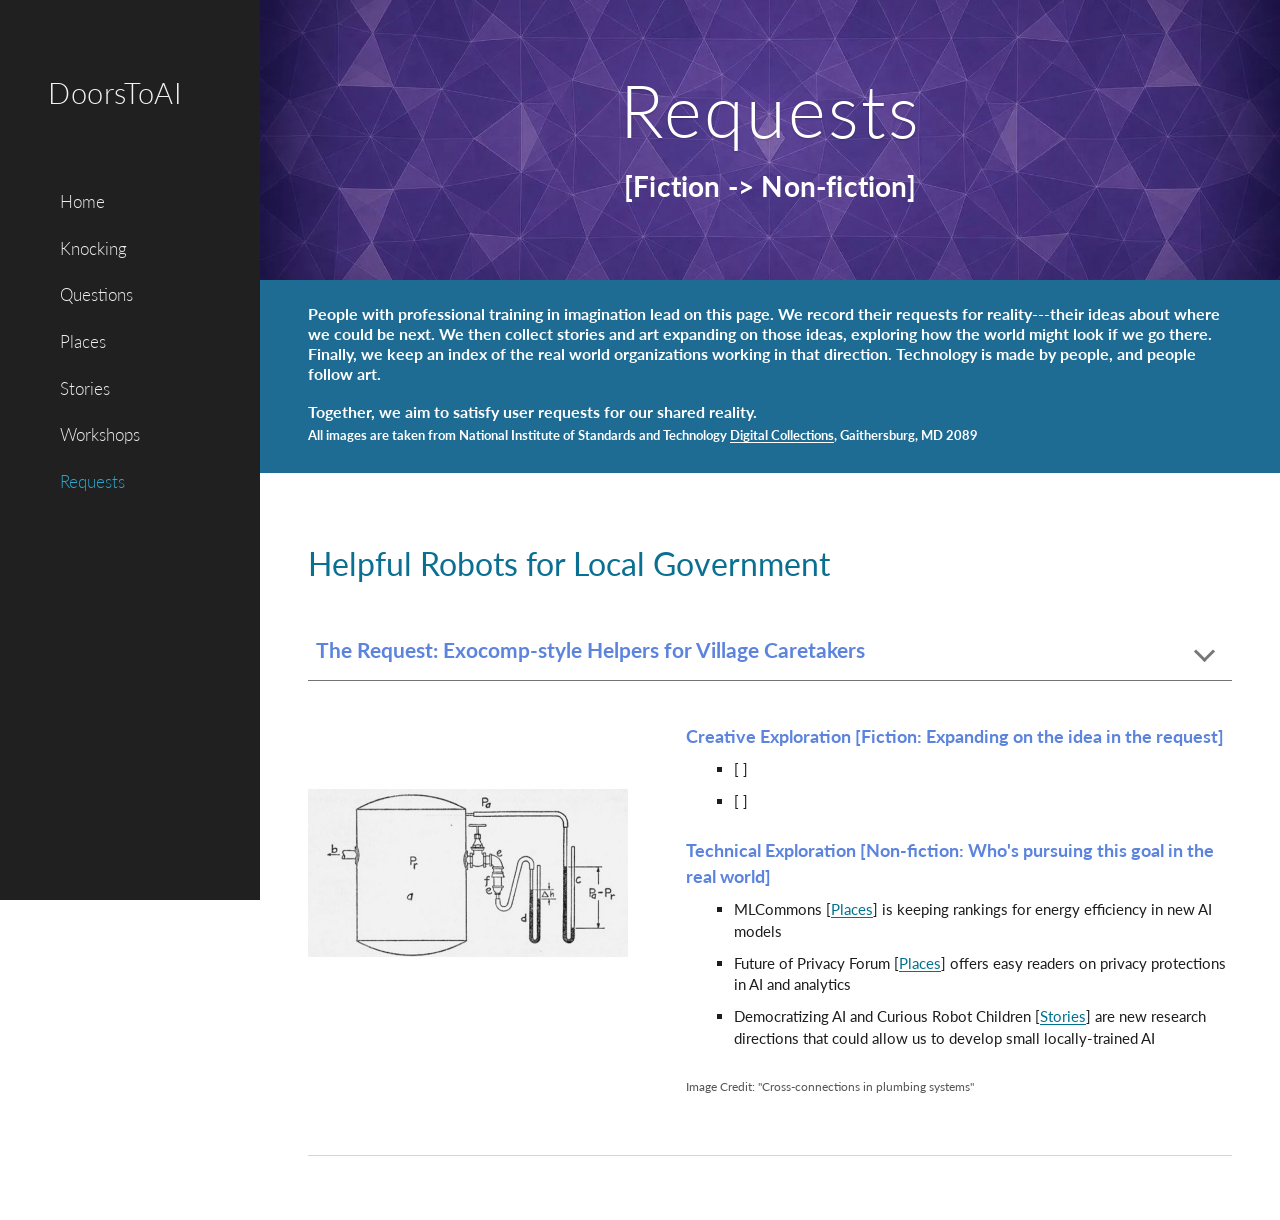
<file: requests.html>
<!doctype html>
<html lang="en">
<head>
  <meta charset="utf-8">
  <meta name="viewport" content="width=device-width, initial-scale=1">
  <title>Requests | DoorsToAI</title>
  <link rel="icon" type="image/svg+xml" href="favicon/favicon.svg">
  <link rel="icon" type="image/png" sizes="96x96" href="favicon/favicon-96x96.png">
  <link rel="shortcut icon" href="favicon/favicon.ico">
  <link rel="apple-touch-icon" sizes="180x180" href="favicon/apple-touch-icon.png">
  <link rel="manifest" href="favicon/site.webmanifest">
  <link rel="stylesheet" href="assets/main.css">
</head>
<body data-page="requests">
<aside class="sidebar">
  <a class="brand" href="index.html">DoorsToAI</a>
  <div class="nav-group-title"><button class="mobile-menu" type="button">Menu</button></div>
  <ul class="nav">
    <li><a data-page="home" href="index.html">Home</a></li>
    <li><a data-page="knocking" href="knocking.html">Knocking</a></li>
    <li><a data-page="questions" href="questions.html">Questions</a></li>
    <li><a data-page="places" href="places.html">Places</a></li>
    <li><a data-page="stories" href="stories.html">Stories</a></li>
    <li><a data-page="workshops" href="workshops.html">Workshops</a></li>
    <li><a data-page="requests" href="requests.html">Requests</a></li>
  </ul>
</aside>
<main class="main ">
<section class="hero hero-small requests-banner"><div><h1>Requests</h1><div class="subtitle">[Fiction -> Non-fiction]</div></div></section>
<section class="intro-band"><div class="container">
  <p class="lead">People with professional training in imagination lead on this page. We record their requests for reality---their ideas about where we could be next. We then collect stories and art expanding on those ideas, exploring how the world might look if we go there. Finally, we keep an index of the real world organizations working in that direction. Technology is made by people, and people follow art.</p>
  <p class="lead request-aim">Together, we aim to satisfy user requests for our shared reality.</p>
  <p class="credit">All images are taken from National Institute of Standards and Technology <a href="https://nistdigitalarchives.contentdm.oclc.org/digital/collection/p16009coll6/search">Digital Collections</a>, Gaithersburg, MD 2089</p>
</div></section>
<section class="page-section requests-section"><div class="container">
<h2 class="request-title">Helpful Robots for Local Government</h2>
<div class="accordion request-accordion">
  <section class="accordion-item">
    <button class="accordion-trigger" type="button">The Request: Exocomp-style Helpers for Village Caretakers</button>
    <div class="accordion-panel">
      <div class="request-letter">
        <p>Leeman Kessler ['Mayor Lovecraft']:</p>
        <p>
        As a decades-long player of various city simulators such as SimCity, City Skylines, Caesar, Banished, Tropico, etc it may not come as such a surprise that I found myself in municipal politics. Now while real municipal governance does not resemble the power fantasy embedded in those games (which is probably a good thing) one area that holds a great deal of wish-fulfilment is real-time, accurate, universal information particularly related to infrastructure and the ability to immediately resolve an issue. In SimCity you can see where the water and electricity is flowing and know right away when there's a problem. You click a button and it tells you where pollution and crime is at its worst. In the real world, you are dependent on imperfect monitoring and guesswork and the gap between what you know and what you don't can cause a lot of problems. 
        </p>
        <p>
        One of the main duties I have as mayor is to make sure that everyone in the village has safe, clean, accessible, and affordable water. As a small village, we purchase our water from the neighboring county seat and are charged for every gallon that passes through their monitors. We then sell it on to our residents, schools, and businesses and watch as much of it re-enters our wastewater system to be processed. For decades we've dealt with what is referred to as unaccounted-for or unbilled water. Essentially we can tell that we're buying more water than we're selling. Now sometimes we can tell where that water has gone such as to our own buildings or if we're doing projects such as hydrant flushing but the vast majority of that discrepancy cannot be accounted for. Our physical pipes are old and we are a tree city so we know that a great deal is physically leaking into the ground but there's also how we monitor and bill which often time is based on estimations rather than raw data and there can be errors so water is digitally disappearing. We've used and considered using many services such as sonic leak detectors, smart meters, and even chlorine-sniffing dogs but the discrepancy persists. We cannot simply click a button to see wavy blue lines and find out where the problem is.
        </p>
        <p>
        As an exercise in wishlisting, if we could have technology that could pinpoint where water is present in our infrastructure and how it leaves in real-time that would go a long way towards helping us save taxpayer dollars and staff hours. We also spend a lot of time testing the safety of the water so being able to tell right away where chlorine levels are and if there are any dangerous pollutants such as lead, PFAs and the like would benefit our community.  Similarly, if our wastewater system could have continuous monitoring to let us know when there were potential blockages or issues, we'd save ourselves costly repairs and clean ups. Permeability and drainage are huge considerations when it comes to flooding and being able to see how construction or infrastructure projects would impact both with consistent predictability would provide great value. Continuous monitoring of roads and sidewalks would allow us to see where wear and tear are most present and repairs needed. Real time or time-lapsed heat maps could show us where residents and villagers move and where pedestrian or motorist safety infrastructure could be improved or changed. Going further, communities like mine could be immeasurably served with something like the Exocomps from the 1992 episode of Star Trek The Next Generation "The Quality of Life" that can fit into the pipes and drains and provide near immediate response to many of these infrastructure issues without costly and dangerous digging and tearing up.
        </p>
        <p>
        Now there are a number of safety, ethical, and environmental concerns that would also have to be met before my local government would move forward with this technology. Accuracy would be paramount if we're entrusting it with something like community water safety. There'd be no room for hallucinations.  We'd want assurances of ethical sourcing, particularly around training data. Resident privacy would need to be maintained, particularly with any sort of continuous surveillance. The environmental and energy needs would need to be mitigated so that we're not contributing to further degradation of health and well-being. We'd need to fold any technology into our existing maintenance schedules and staffing needs. Finally we'd want to make sure that village information isn't being sold on to third parties and have serious conversations about how data gleaned from our community was used more largely.
        </p>
        <p>
        I hope this is a helpful guide to one village's concerns and how technology could be imagined to improve things. How much AI or similar technology can play a part, I do not know and as our conversation today shows, I remain skeptical of the long-term impacts of this technology particularly in its current trajectory but I hope that gives you a useful sense of where we currently are and where needs of other communities might be. 
        </p>
        <p>-Leeman</p>
      </div>
    </div>
  </section>
</div>
<div class="request-content">
  <img src="assets/images/requests/plumbing_system.jpg" alt="Cross-connections in plumbing systems diagram">
  <div class="request-details">
    <h4>Creative Exploration [Fiction: Expanding on the idea in the request]</h4>
    <ul class="square">
      <li>[ ]</li>
      <li>[ ]</li>
    </ul>
    <h4>Technical Exploration [Non-fiction: Who's pursuing this goal in the real world]</h4>
    <ul class="square">
      <li>MLCommons [<a href="places.html">Places</a>] is keeping rankings for energy efficiency in new AI models</li>
      <li>Future of Privacy Forum [<a href="places.html">Places</a>] offers easy readers on privacy protections in AI and analytics</li>
      <li>Democratizing AI and Curious Robot Children [<a href="stories.html">Stories</a>] are new research directions that could allow us to develop small locally-trained AI</li>
    </ul>
    <p class="image-credit">Image Credit: "Cross-connections in plumbing systems"</p>
  </div>
</div>
</div></section>
</main>
<script src="assets/main.js"></script>
</body>
</html>
</file>
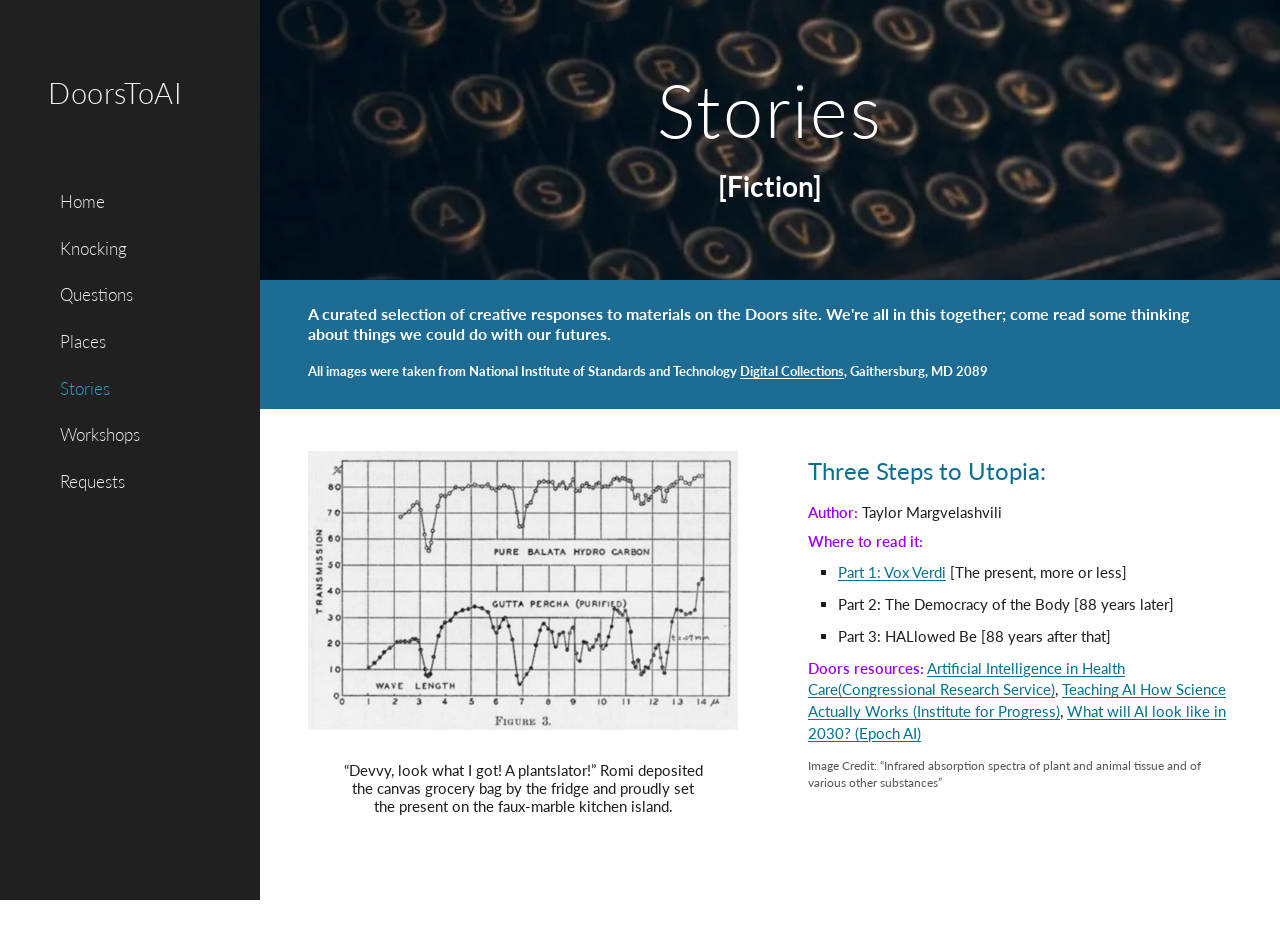
<file: stories.html>
<!doctype html>
<html lang="en">
<head>
  <meta charset="utf-8">
  <meta name="viewport" content="width=device-width, initial-scale=1">
  <title>Stories | DoorsToAI</title>
  <link rel="icon" type="image/svg+xml" href="favicon/favicon.svg">
  <link rel="icon" type="image/png" sizes="96x96" href="favicon/favicon-96x96.png">
  <link rel="shortcut icon" href="favicon/favicon.ico">
  <link rel="apple-touch-icon" sizes="180x180" href="favicon/apple-touch-icon.png">
  <link rel="manifest" href="favicon/site.webmanifest">
  <link rel="stylesheet" href="assets/main.css">
</head>
<body data-page="stories">
<aside class="sidebar">
  <a class="brand" href="index.html">DoorsToAI</a>
  <div class="nav-group-title"><button class="mobile-menu" type="button">Menu</button></div>
  <ul class="nav">
    <li><a data-page="home" href="index.html">Home</a></li>
    <li><a data-page="knocking" href="knocking.html">Knocking</a></li>
    <li><a data-page="questions" href="questions.html">Questions</a></li>
    <li><a data-page="places" href="places.html">Places</a></li>
    <li><a data-page="stories" href="stories.html">Stories</a></li>
    <li><a data-page="workshops" href="workshops.html">Workshops</a></li>
    <li><a data-page="requests" href="requests.html">Requests</a></li>
  </ul>
</aside>
<main class="main ">
<section class="hero hero-small stories-banner"><div><h1>Stories</h1><div class="subtitle">[Fiction]</div></div></section>
<section class="intro-band"><div class="container">
  <p class="lead">
    A curated selection of creative responses to materials on the Doors site.   We're all in this together; come read some thinking about things we could do with our futures.  
  </p>
    <p class="credit">
      All images were taken from 
      National Institute of Standards and Technology 
      <a href="https://nistdigitalarchives.contentdm.oclc.org/digital/collection/p16009coll6/search">Digital Collections</a>, 
      Gaithersburg, MD 2089
    </p>
</div></section>
<section class="page-section"><div class="container media-list">
<article class="media-row contain">
  <div><img src="assets/images/stories/transmission_infrared.jpg" alt="Spectrum graph illustration">
    <p class="story-excerpt">
    “Devvy, look what I got! A plantslator!” Romi deposited the canvas grocery bag by the fridge and proudly set the present on the faux-marble kitchen island.  
    </p></div>
  <div class="meta">
    <h3>Three Steps to Utopia:</h3>
    <p><strong class="label">Author:</strong> Taylor Margvelashvili</p>
    <p><strong class="label">Where to read it:</strong></p>
    <ul class="square stories-ul">
      <li>
        <a href="https://drive.google.com/file/d/1RkFHlUtN-Umh7psWMDcZKfW4lTj5RBQO/view?usp=sharing">
          Part 1: Vox Verdi</a> [The present, more or less]
      </li>
      <li>Part 2: The Democracy of the Body [88 years later]</li>
      <li>Part 3: HALlowed Be [88 years after that]</li>
    </ul>
    <p>
      <strong class="label">Doors resources:</strong>
       <a href="https://www.congress.gov/crs-product/R48319?q=%7B%22search%22%3A%22AI%22%7D&s=5&r=2">Artificial Intelligence in Health Care(Congressional Research Service)</a>, 
       <a href="https://ifp.org/teaching-ai-how-science-actually-works/">Teaching AI How Science Actually Works (Institute for Progress)</a>,
        <a href="https://epoch.ai/blog/what-will-ai-look-like-in-2030">What will AI look like in 2030? (Epoch AI)</a>
      </p>
      <p class="image-credit">
        Image Credit: “Infrared absorption spectra of plant and animal tissue and of various other substances”
      </p></div>
</article>
</div></section>
</main>
<script src="assets/main.js"></script>
</body>
</html>
</file>
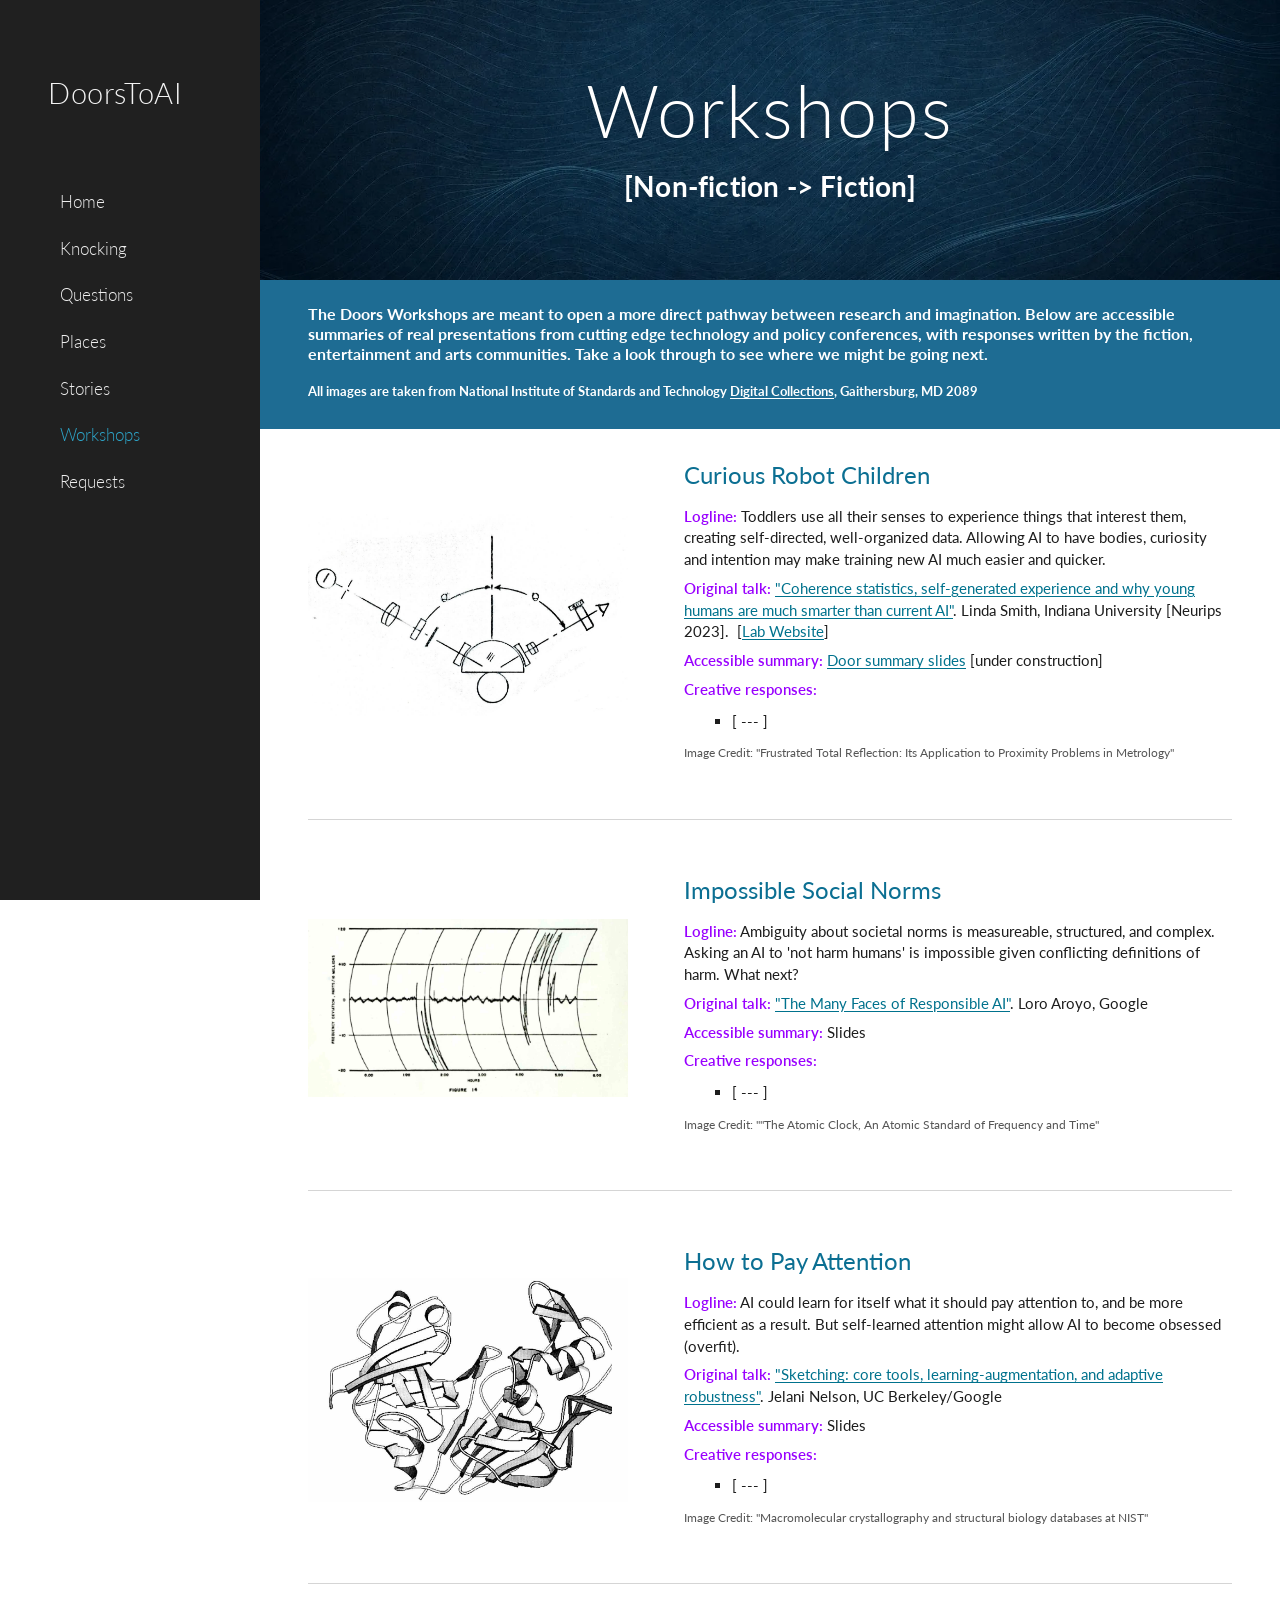
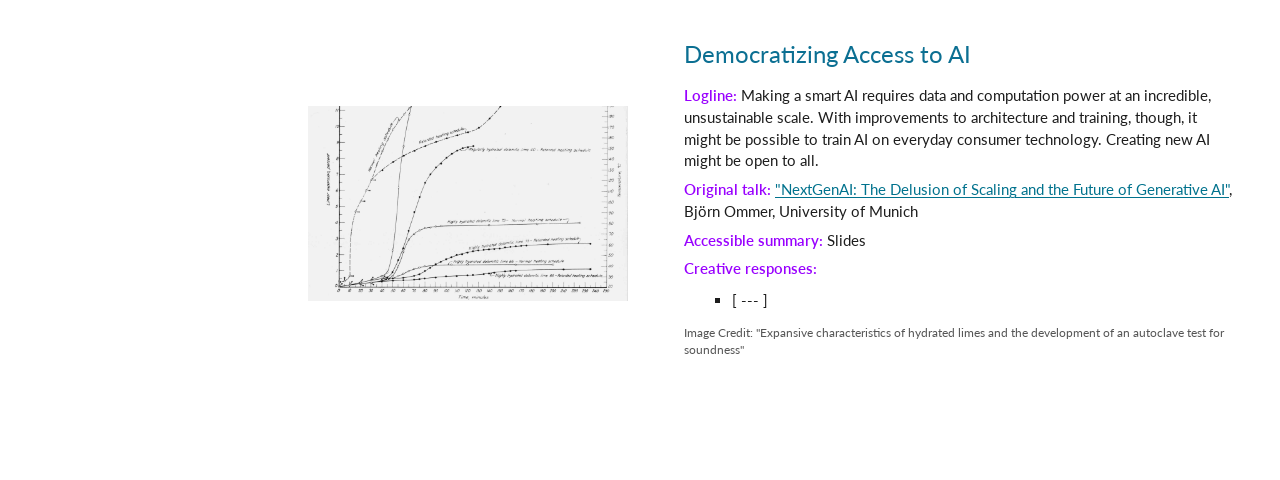
<file: workshops.html>
<!doctype html>
<html lang="en">
<head>
  <meta charset="utf-8">
  <meta name="viewport" content="width=device-width, initial-scale=1">
  <title>Workshops | DoorsToAI</title>
  <link rel="icon" type="image/svg+xml" href="favicon/favicon.svg">
  <link rel="icon" type="image/png" sizes="96x96" href="favicon/favicon-96x96.png">
  <link rel="shortcut icon" href="favicon/favicon.ico">
  <link rel="apple-touch-icon" sizes="180x180" href="favicon/apple-touch-icon.png">
  <link rel="manifest" href="favicon/site.webmanifest">
  <link rel="stylesheet" href="assets/main.css">
</head>
<body data-page="workshops">
<aside class="sidebar">
  <a class="brand" href="index.html">DoorsToAI</a>
  <div class="nav-group-title"><button class="mobile-menu" type="button">Menu</button></div>
  <ul class="nav">
    <li><a data-page="home" href="index.html">Home</a></li>
    <li><a data-page="knocking" href="knocking.html">Knocking</a></li>
    <li><a data-page="questions" href="questions.html">Questions</a></li>
    <li><a data-page="places" href="places.html">Places</a></li>
    <li><a data-page="stories" href="stories.html">Stories</a></li>
    <li><a data-page="workshops" href="workshops.html">Workshops</a></li>
    <li><a data-page="requests" href="requests.html">Requests</a></li>
  </ul>
</aside>
<main class="main ">
<section class="hero hero-small workshop-banner"><div><h1>Workshops</h1><div class="subtitle">[Non-fiction -> Fiction]</div></div></section>
<section class="intro-band"><div class="container">
  <p class="lead">
    The Doors Workshops are meant to open a more direct pathway between research and imagination. Below are accessible summaries of real presentations from cutting edge technology and policy conferences, with responses written by the fiction, entertainment and arts communities. Take a look through to see where we might be going next. 
  </p>
    <p class="credit">All images are taken from National Institute of Standards and Technology <a href="https://nistdigitalarchives.contentdm.oclc.org/digital/collection/p16009coll6/search">Digital Collections</a>, Gaithersburg, MD 2089</p></div></section>
<section class="page-section"><div class="container media-list">
<article class="media-row workshop-row contain">
  <img src="assets/images/workshop/robot_children.jpg" alt="Frustrated total reflection diagram">
  <div class="meta">
    <h3>Curious Robot Children</h3>
    <p><strong class="label">Logline:</strong> 
      Toddlers use all their senses to experience things that interest them, creating self-directed, well-organized data.  Allowing AI to have bodies, curiosity and intention may make training new AI much easier and quicker.</p>
      <p><strong class="label">Original talk:</strong> 
        <a href="https://neurips.cc/virtual/2023/invited-talk/73992">"Coherence statistics, self-generated experience and why young humans are much smarter than current AI"</a>. 
        Linda Smith, Indiana University [Neurips 2023]. &nbsp;[<a href="https://cogdev.lab.indiana.edu/">Lab Website</a>]</p>
    <p><strong class="label">Accessible summary:</strong> 
      <a href="https://docs.google.com/presentation/d/1m1w_7bfF22RNSsEVtshjD4gdaXPrSb7Kiie_8UiWpAU/edit?usp=sharing">Door summary slides</a> [under construction]</p>
    <p><strong class="label">Creative responses:</strong></p>
    <ul class="square"><li>[ --- ]</li></ul>
    <p class="image-credit">Image Credit: "Frustrated Total Reflection: Its Application to Proximity Problems in Metrology"</p>
  </div>
</article>

<article class="media-row workshop-row contain">
  <img src="assets/images/workshop/impossible_social_norms.jpg" alt="Atomic clock graph">
  <div class="meta">
    <h3>Impossible Social Norms</h3>
    <p><strong class="label">Logline:</strong> 
    Ambiguity about societal norms is measureable, structured, and complex.   Asking an AI to 'not harm humans' is impossible given conflicting definitions of harm.  What next?  
    </p>
    <p><strong class="label">Original talk:</strong> 
      <a href="https://neurips.cc/virtual/2023/invited-talk/73993">"The Many Faces of Responsible AI"</a>. Loro Aroyo, Google</p>
    <p><strong class="label">Accessible summary:</strong> Slides</p>
    <p><strong class="label">Creative responses:</strong></p>
    <ul class="square"><li>[ --- ]</li></ul>
    <p class="image-credit">Image Credit: ""The Atomic Clock, An Atomic Standard of Frequency and Time"</p>
  </div>
</article>

<article class="media-row workshop-row contain">
  <img src="assets/images/workshop/how_to_pay_attention.jpg" alt="Macromolecular crystallography diagram">
  <div class="meta">
    <h3>How to Pay Attention</h3>
    <p><strong class="label">Logline:</strong> 
    AI could learn for itself what it should pay attention to, and be more efficient as a result.  But self-learned attention might allow AI to become obsessed (overfit).     
    </p>
    <p><strong class="label">Original talk:</strong> 
      <a href="https://neurips.cc/virtual/2023/invited-talk/73987">"Sketching: core tools, learning-augmentation, and adaptive robustness"</a>. Jelani Nelson, UC Berkeley/Google</p>
    <p><strong class="label">Accessible summary:</strong> Slides</p>
    <p><strong class="label">Creative responses:</strong></p>
    <ul class="square"><li>[ --- ]</li></ul>
    <p class="image-credit">Image Credit: "Macromolecular crystallography and structural biology databases at NIST"</p>
  </div>
</article>

<article class="media-row workshop-row contain">
  <img src="assets/images/workshop/democratizing_access_to_ai.jpg" alt="Hydrated lime characteristics graph">
  <div class="meta">
    <h3>Democratizing Access to AI</h3>
    <p><strong class="label">Logline:</strong> 
    Making a smart AI requires data and computation power at an incredible, unsustainable scale.  With improvements to architecture and training, though, it might be possible to train AI on everyday consumer technology.  Creating new AI might be open to all.   
    </p>
    <p><strong class="label">Original talk:</strong> 
      <a href="https://neurips.cc/virtual/2023/invited-talk/73988">"NextGenAI: The Delusion of Scaling and the Future of Generative AI"</a>, Björn Ommer, University of Munich</p>
    <p><strong class="label">Accessible summary:</strong> Slides</p>
    <p><strong class="label">Creative responses:</strong></p>
    <ul class="square"><li>[ --- ]</li></ul>
    <p class="image-credit">Image Credit: "Expansive characteristics of hydrated limes and the development of an autoclave test for soundness"</p>
  </div>
</article>
</div></section>
</main>
<script src="assets/main.js"></script>
</body>
</html>
</file>
<file: assets/main.css>
@import url('https://fonts.googleapis.com/css2?family=Lato:wght@300;400;700;900&display=swap');

:root{
  --sidebar:#202020;
  --ink:#1d1d1d;
  --muted:#555;
  --blue:#1e6c93;
  --teal:#0b6f92;
  --link:#00728d;
  --magenta:#9900ff;
  --rule:#d5d5d5;
  --content:1380px;
  --side:260px;
}

*{box-sizing:border-box}
html{scroll-behavior:smooth}
body{
  margin:0;
  font-family:'Lato', -apple-system, BlinkMacSystemFont, 'Segoe UI', Arial, sans-serif;
  color:var(--ink);
  background:#fff;
  font-size:15px;
  line-height:1.45;
  -webkit-font-smoothing:antialiased;
}

a{color:var(--link);text-decoration:underline;text-underline-offset:2px}
a:hover{color:#004f64}

.sidebar{
  position:fixed;
  inset:0 auto 0 0;
  width:var(--side);
  background:var(--sidebar);
  color:#eee;
  padding:72px 0 40px 0;
  z-index:50;
}
.brand{
  display:block;
  padding-left:48px;
  margin-bottom:76px;
  color:#f3f3f3;
  font-size:29px;
  font-weight:300;
  letter-spacing:.6px;
  text-decoration:none;
}
.nav-group-title{
  margin:0 0 16px 26px;
  color:#e8e8e8;
  font-size:19px;
  font-weight:300;
}
.nav-group-title span{color:#fff;margin-right:8px}
.nav{
  list-style:none;
  margin:0;
  padding:0 0 0 60px;
}
.nav li{margin:0 0 22px}
.nav a{
  color:#ededed;
  text-decoration:none;
  font-size:17px;
  font-weight:300;
}
.nav a:hover,.nav a.active{color:#2da6ca}

.main{
  margin-left:var(--side);
  min-height:100vh;
}
.hero{
  min-height:330px;
  display:flex;
  align-items:center;
  justify-content:center;
  text-align:center;
  color:#fff;
  background-size:cover;
  background-position:center;
}
.hero.hero-small{min-height:280px}
.home-banner{background-image:url('images/home/home_banner.webp')}
.questions-banner{background-image:url('images/questions/questions_banner.webp')}
.places-banner{background-image:url('images/places/places_banner.webp')}
.stories-banner{background-image:url('images/stories/stories_banner.webp')}
.requests-banner{background-image:url('images/requests/requests_banner.webp')}
.knocking-banner{background-image:url('images/knocking/knocking_banner.webp')}
.workshop-banner{background-image:url('images/workshop/workshop_banner.webp')}
.hero h1{
  margin:0;
  font-weight:300;
  font-size:72px;
  line-height:1;
  letter-spacing:2px;
  text-shadow:0 1px 2px rgba(0,0,0,.22);
}
.hero .subtitle{
  margin-top:20px;
  font-size:28px;
  font-weight:700;
  letter-spacing:.2px;
}

.intro-band{
  background:var(--blue);
  color:#fff;
  padding:24px 0 28px;
}
.container{
  width:min(var(--content), calc(100% - 96px));
  margin-inline:auto;
}
.lead{
  font-size:16px;
  font-weight:700;
  line-height:1.25;
  max-width:1260px;
  margin:0 0 18px;
}
.lead a{color:#fff}
.credit{
  font-size:13px;
  font-weight:700;
  margin:0;
}
.credit a{color:#fff}

.page-section{padding:32px 0 64px}
hr.sep{border:0;border-top:1px solid var(--rule);margin:48px 0}

.home-grid{
  display:grid;
  grid-template-columns:repeat(3,1fr);
  gap:36px 32px;
  align-items:start;
}
.home-card{text-align:center}
.home-card img{
  width:100%;
  aspect-ratio:4/3;
  height:auto;
  object-fit:contain;
  display:block;
  margin:0 auto 10px;
}
.home-card a{font-size:14px;font-weight:700}
.home-card p{margin:3px 0 0;font-size:14px;color:#111}
.home-card:nth-child(n+5){grid-column:span 1}

h2{
  margin:0 0 18px;
  font-size:28px;
  font-weight:400;
  color:var(--teal);
  line-height:1.2;
}
h3{
  margin:0 0 16px;
  font-size:24px;
  font-weight:400;
  color:var(--teal);
  line-height:1.2;
}
h4{margin:0 0 12px; font-size:18px; font-weight:400;color:var(--magenta)}
p{margin:0 0 18px}
strong.label{color:var(--magenta);font-weight:600}
ul.square{margin:0 0 0 28px;padding-left:20px;list-style-type:square}
ul.square li{margin:10px 0}
.stories-ul{margin:0 0 0 10px!important;}

.directory li{margin:8px 0}
.change-log p{margin-bottom:14px}
.highlight{background:#fff06a;padding:0 4px}

.accordion{border-top:0;margin-top:4px}
.accordion-item{border-bottom:1px solid #666}
.accordion-trigger{
  width:100%;
  border:0;
  background:#fff;
  color:var(--teal);
  cursor:pointer;
  display:flex;
  align-items:center;
  justify-content:space-between;
  gap:20px;
  padding:25px 0 18px;
  font-family:inherit;
  font-size:22px;
  font-weight:400;
  text-align:left;
}
.accordion-trigger::after{
  content:'⌄';
  font-size:30px;
  line-height:1;
  color:#777;
  transition:transform .2s ease;
}
.accordion-item.open .accordion-trigger::after{transform:rotate(180deg)}
.accordion-panel{
  display:none;
  padding:0 0 34px 0;
  max-width:1120px;
}
.accordion-item.open .accordion-panel{
  display:block;
}

.report{margin:0 0 28px}
.report h4{font-size:18px;margin-bottom:4px}
.report p{font-size:15px;line-height:1.3;margin:0 0 2px}
.report .source{font-size:15px;color:#222;margin-top:4px}

.questions-section{
  padding-top:58px;
}
.questions-accordion{
  margin-top:0;
}
.questions-accordion .accordion-item{
  border-bottom:0;
  margin-bottom:58px;
}
.questions-accordion .accordion-trigger{
  position:relative;
  display:block;
  width:100%;
  min-height:0;
  padding:0 58px 20px 8px;
  border-bottom:1px solid #747474;
  color:#1e6c93;
  font-size:23px;
  font-weight:600;
  line-height:1.0;
  text-align:left;
}
.questions-accordion .accordion-trigger::after{
  content:'';
  position:absolute;
  top:5px;
  right:20px;
  width:12px;
  height:12px;
  border-right:3px solid #777;
  border-bottom:3px solid #777;
  transform:rotate(45deg);
  transition:transform .18s ease;
}
.questions-accordion .accordion-item.open .accordion-trigger::after{
  transform:rotate(225deg);
}
.questions-accordion .accordion-panel{
  max-width:none;
  padding:20px 8px 0px;
}
.question-report{
  margin:0 0 36px;
}
.question-report h4{
  margin:0 0 2px;
  color:#9900ff;
  font-size:18px;
  font-weight:700;
  line-height:1.25;
}
.question-report p{
  margin:0;
  color:#222;
  font-size:15px;
  font-weight:400;
  line-height:1.33;
}
.question-report .pink,
.pink{
  color:#ff00e6;
  font-weight:700;
}

.question-report a{
  color:#00728d;
  font-weight:600;
}

.media-list{display:grid; gap:56px}
.media-row{
  display:grid;
  grid-template-columns:430px 1fr;
  gap:70px;
  align-items:center;
  border-bottom:1px solid var(--rule);
  padding-bottom:50px;
}
.media-row:last-child{border-bottom:0}
.media-row img{
  width:100%;
  height:300px;
  object-fit:cover;
  background:#fff;
}
.media-row.contain img{object-fit:contain}
.meta p{font-size:15px;margin:0 0 7px}
.image-credit{font-size:12px!important;color:#555;margin-top:12px!important}
.story-excerpt{
  font-size:15px;
  line-height:1.2;
  margin:14px auto 0;
  max-width:360px;
  text-align:center;
}

.workshop-row{grid-template-columns:320px 1fr;gap:56px;align-items:center}
.workshop-row img{height:260px;object-fit:contain}
.request-aim{margin-bottom:4px}
.requests-section{padding-top:72px}
.request-title{
  font-size:32px;
  margin-bottom:56px;
}
.request-accordion .accordion-item{
  border-bottom:0;
}
.request-accordion .accordion-trigger{
  position:relative;
  display:block;
  padding:0 58px 20px 8px;
  border-bottom:1px solid #747474;
  font-size:21px;
  color:#5c84de;
  font-weight:700;
  line-height:1.0;
}
.request-accordion .accordion-trigger::after{
  content:'';
  position:absolute;
  top:5px;
  right:20px;
  width:12px;
  height:12px;
  border-right:3px solid #777;
  border-bottom:3px solid #777;
  transform:rotate(45deg);
  transition:transform .18s ease;
}
.request-accordion .accordion-item.open .accordion-trigger::after{
  transform:rotate(225deg);
}
.request-accordion .accordion-panel{
  max-width:1200px;
  padding:28px 8px 0;
}
.request-letter{
  margin:0 0 52px;
}
.request-letter p{
  font-size:15px;
  line-height:1.35;
  margin:0 3px 18px;
}
.request-content{
  display:grid;
  grid-template-columns:320px 1fr;
  gap:58px;
  align-items:start;
  margin-top:42px;
  border-bottom:1px solid var(--rule);
  padding-bottom:42px;
}
.request-content h4{
  color:#5c84de;
  font-size:18px;
  font-weight:700;
  margin:0 0 6px;
}
.request-content h4:not(:first-child){margin-top:24px}
.request-content img{
  width:100%;
  height:300px;
  object-fit:contain;
}
.request-details .image-credit{margin-top:28px!important}

.mobile-menu{
  display:none;
  border:1px solid #444;
  background:#2b2b2b;
  color:#fff;
  padding:8px 12px;
  font:inherit;
}

@media (max-width:1100px){
  :root{--side:245px}
  .brand{padding-left:34px}
  .nav{padding-left:48px}
  .container{width:min(var(--content), calc(100% - 60px))}
  .home-grid{grid-template-columns:repeat(2,1fr)}
  .media-row{grid-template-columns:1fr;gap:24px}
  .media-row img{max-width:520px}
  .hero h1{font-size:66px}
}
@media (max-width:760px){
  body{font-size:16px}
  .sidebar{
    position:static;
    display:grid;
    grid-template-columns:44px 1fr;
    align-items:center;
    gap:0 14px;
    width:100%;
    padding:18px 22px;
  }
  .brand{
    grid-column:2;
    padding-left:0;
    margin:0;
    font-size:28px;
  }
  .nav-group-title{
    grid-column:1;
    grid-row:1;
    margin:0;
  }
  .mobile-menu{
    position:relative;
    display:block;
    width:38px;
    height:34px;
    padding:0;
    border:0;
    background:transparent;
    color:transparent;
    font-size:0;
  }
  .mobile-menu::before,
  .mobile-menu::after{
    content:'';
    position:absolute;
    left:4px;
    width:30px;
    height:3px;
    background:#ededed;
    border-radius:2px;
    transition:transform .18s ease, top .18s ease, box-shadow .18s ease;
  }
  .mobile-menu::before{
    top:8px;
    box-shadow:0 8px 0 #ededed;
  }
  .mobile-menu::after{top:24px}
  body.menu-open .mobile-menu::before{
    top:16px;
    transform:rotate(45deg);
    box-shadow:none;
  }
  body.menu-open .mobile-menu::after{
    top:16px;
    transform:rotate(-45deg);
  }
  .nav{
    grid-column:1 / -1;
    display:none;
    padding:16px 0 0 0;
    margin:12px 0 0;
    border-top:1px solid #383838;
  }
  body.menu-open .nav{display:block}
  .nav li{margin:0}
  .nav a{
    display:block;
    padding:11px 0;
    font-size:17px;
  }
  .main{margin-left:0}
  .container{width:calc(100% - 36px)}
  .hero{min-height:270px}.hero.hero-small{min-height:250px}
  .hero h1{font-size:48px;letter-spacing:1px}.hero .subtitle{font-size:22px}
  .intro-band{padding:26px 0 32px}
  .home-grid{grid-template-columns:1fr;gap:32px}
  .accordion-trigger{font-size:20px}.request-content{grid-template-columns:1fr}.request-title{font-size:26px}
}
</file>
